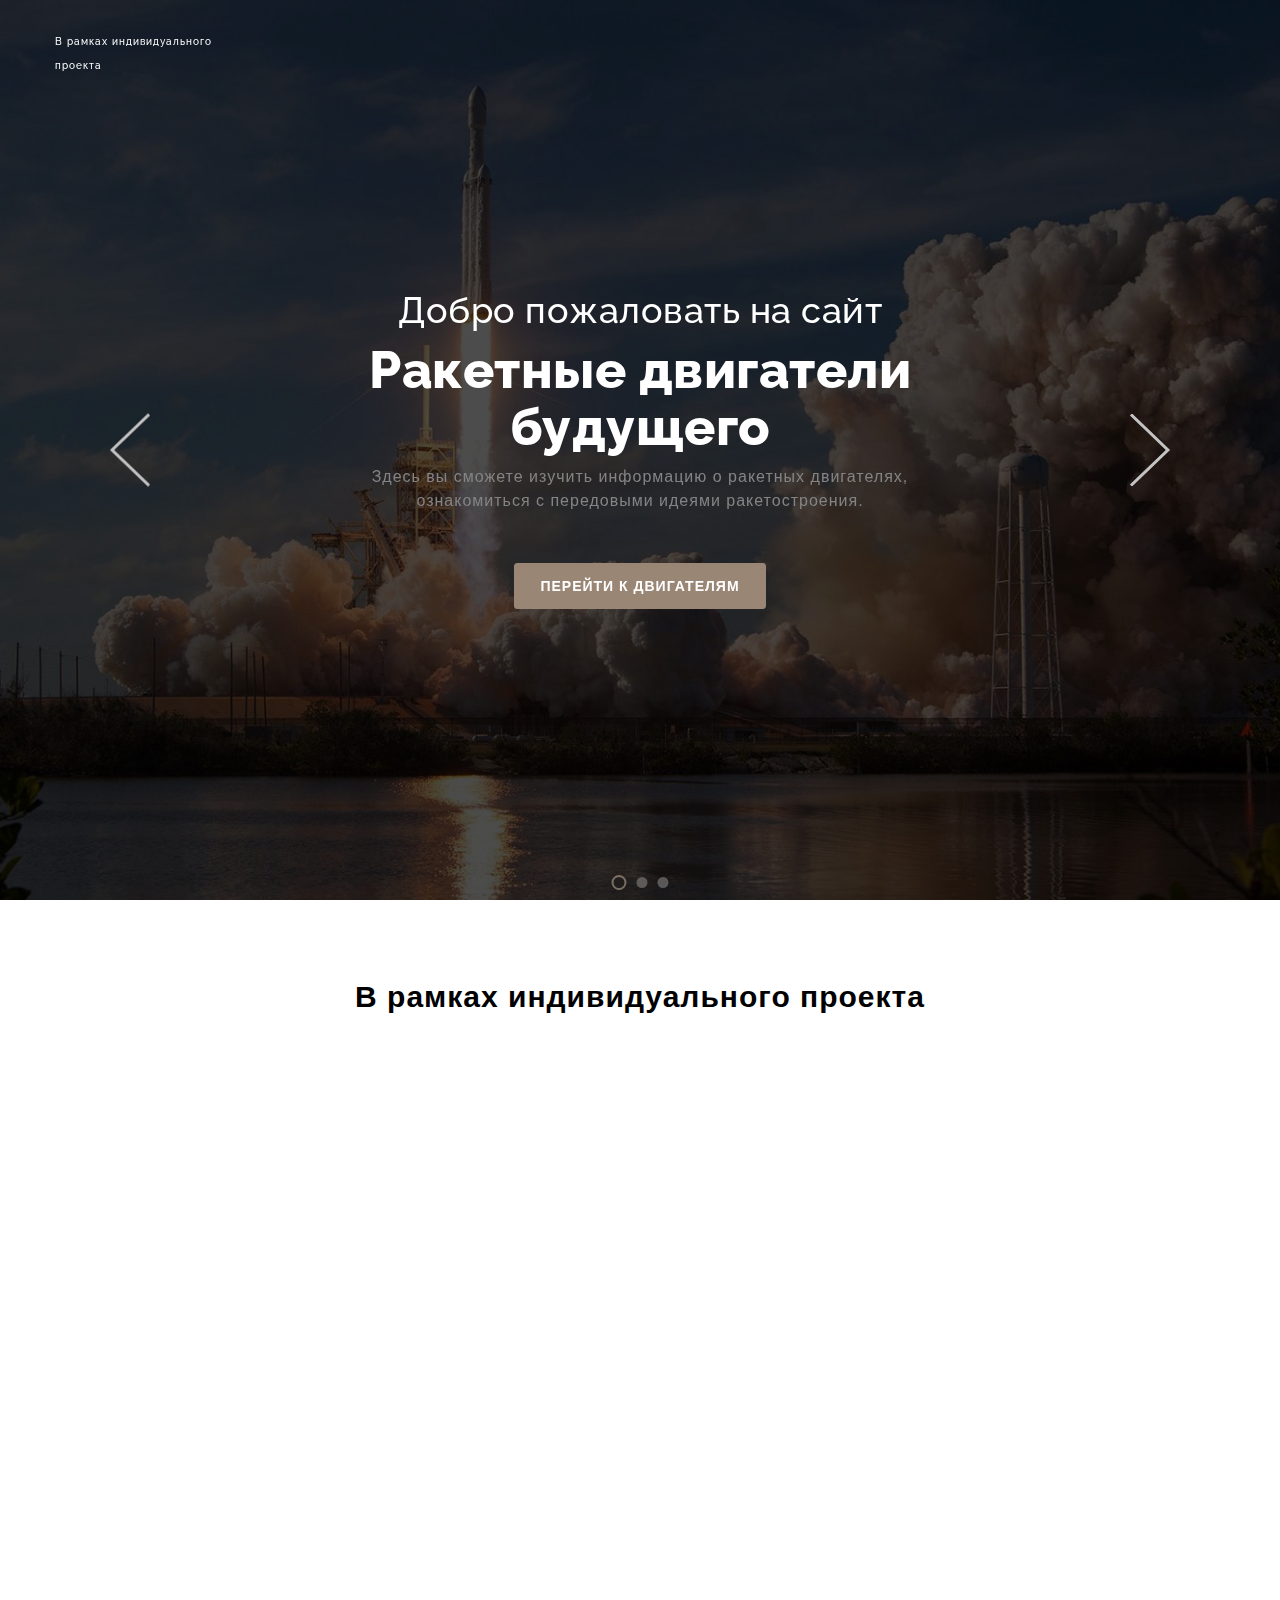
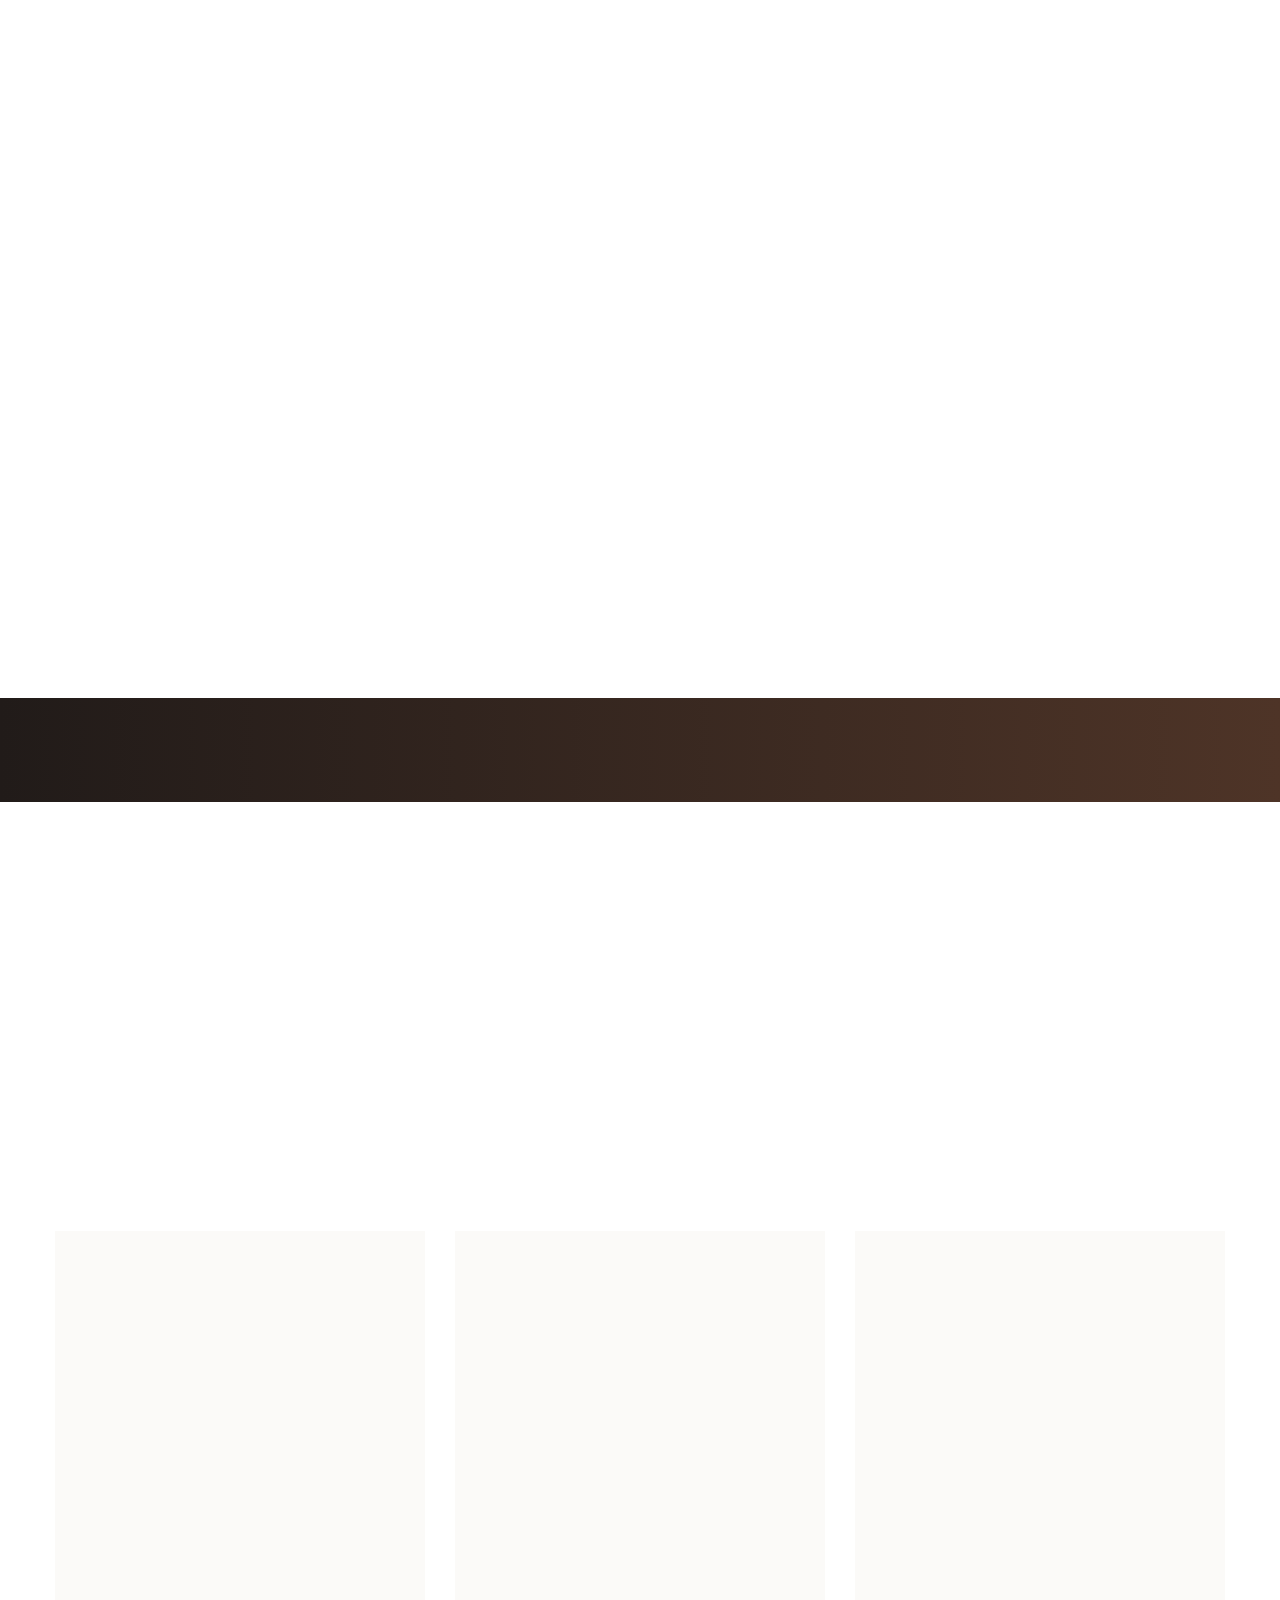
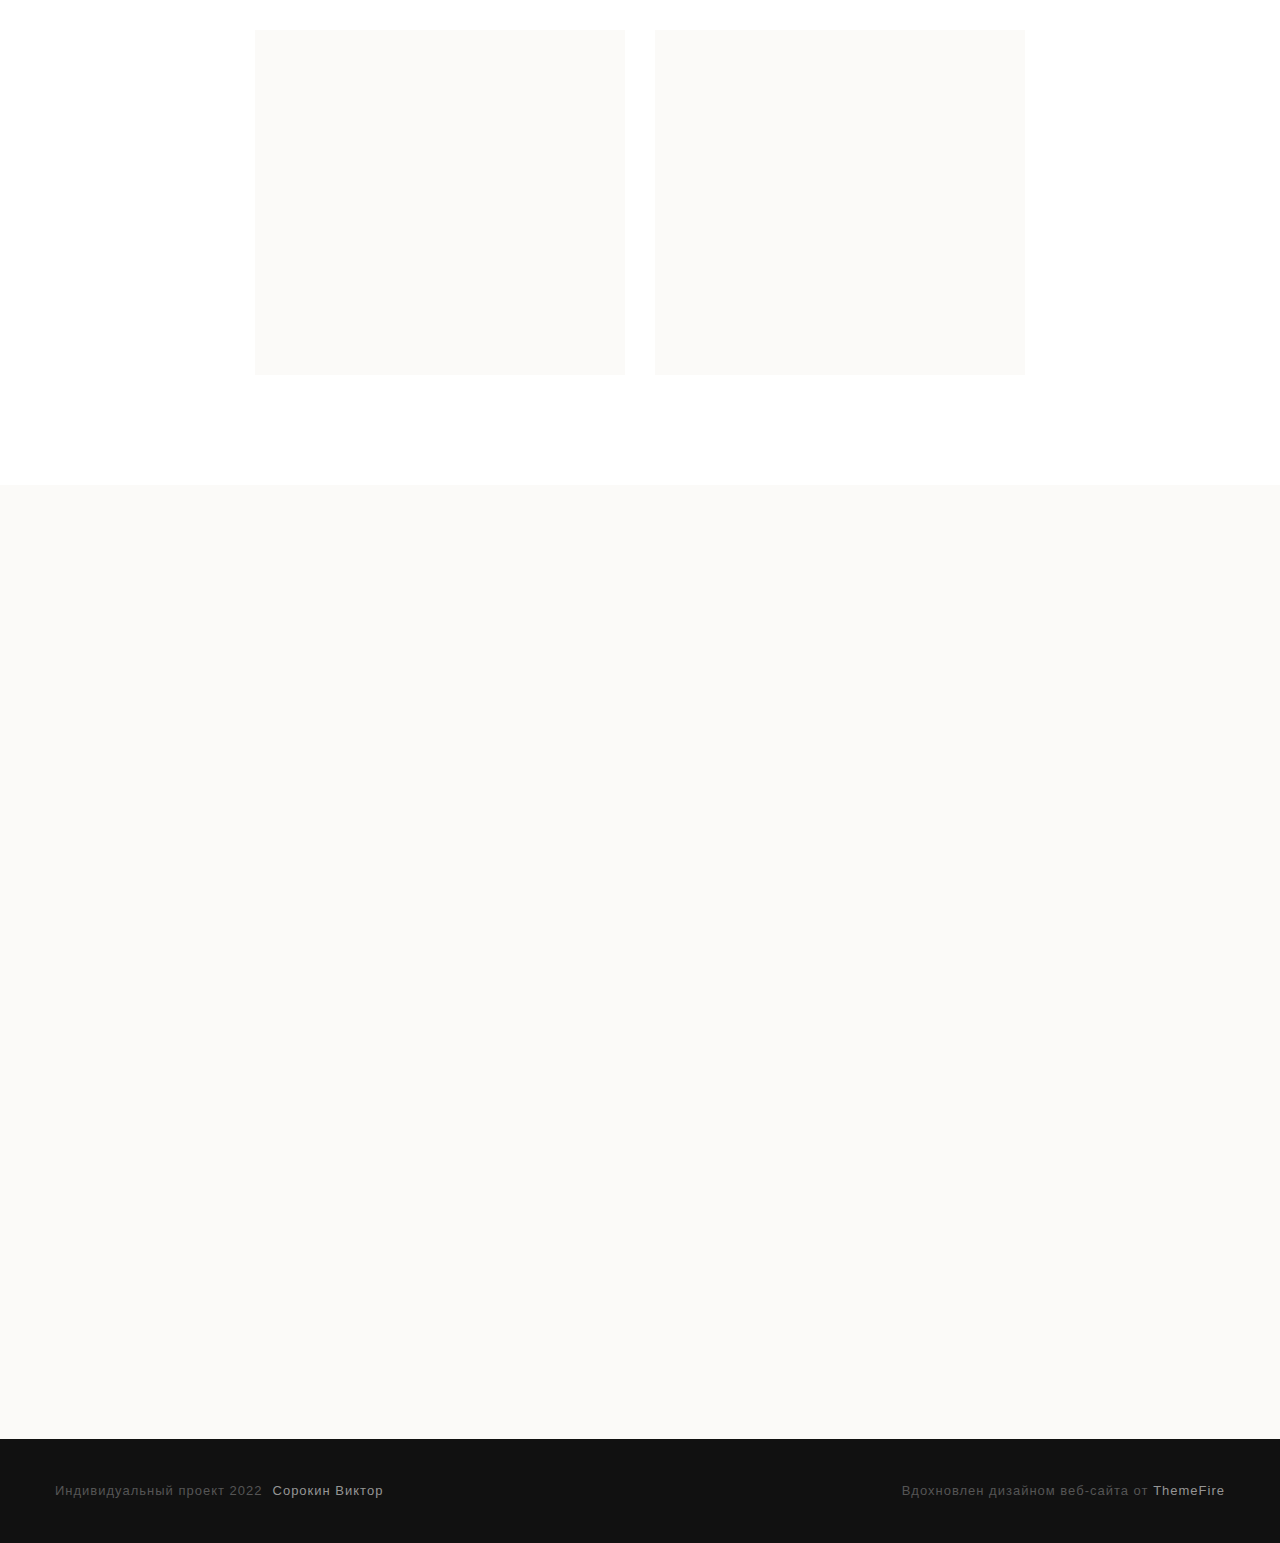
<file: index.html>
<!DOCTYPE html>
<html lang="ru">
<head>
	<meta charset="UTF-8">
	<meta name="viewport" content="width=device-width, initial-scale=1.0">
	<link rel="stylesheet" href="css/style.css">
	<link href="https://use.fontawesome.com/releases/v5.0.13/css/all.css
	" rel="stylesheet">
	<title>Ракетные двигатели будущего</title>
</head>
<body>
	<header>
		<div class="container header__container">
			<div class="head">
				<a href="#" class="logo _animate _animate-bottom">
					В рамках индивидуального проекта
				</a>
				</div>
			<div class="offer _animate _animate-left _anim-no-hide">
				
					<h2>Добро пожаловать на сайт</h2>
					<h1>Ракетные двигатели будущего</h1>
					<div class="offer__text">
						Здесь вы сможете изучить информацию о ракетных двигателях, ознакомиться с передовыми идеями ракетостроения.
					</div>
					<a href="#projects" class="btn offer__btn">
						Перейти к двигателям
					</a>
				
			</div>
		</div>
		<div class="slider">
			<div class="slider__item">
				<img src="img/header-bg1.jpg" alt="">
			</div>
			<div class="slider__item">
				<img src="img/header-bg2.jpg" alt="">
			</div>
			<div class="slider__item">
				<img src="img/header-bg3.jpg" alt="">
			</div>
		</div>
	</header>
	<section class="works">
		<div class="container">
			<h3 class='works__title'>В рамках индивидуального проекта</h3>
			<div class="work__list">
				<div class="work__item _animate _anim-no-hide">
				<div href="#" class="work__link _animate _animate-left _anim-no-hide">
					<i class="icon icon-icon-3"></i>
					<h4 class="_animate _animate-left _anim-no-hide">
						Был выполнен
					</h4>
					<div class="work__text _animate _animate-left _anim-no-hide">
						Сбор информации по теме. Использовались как сеть Интернет, так и бумажные носители.
					</div>
				</div>
			</div>
				<div class="work__item _animate _anim-no-hide">
				<div href="#" class="work__link _animate _animate-left _anim-no-hide">
					<i class="icon icon-icon-2"></i>
					<h4 class="_animate _animate-left _anim-no-hide">
						Была проведена
					</h4>
					<div class="work__text _animate _animate-left _anim-no-hide">
						Классификация ракетных двигателей. Каждый тип рассматривался отдельно, выделялись его положительные и отрицательные качества.
					</div>
				</div>
				</div>
				<div class="work__item _animate _anim-no-hide">
				<div href="#" class="work__link _animate _animate-left _anim-no-hide">
					<i class="icon icon-icon-4"></i>
					<h4 class="_animate _animate-left _anim-no-hide">
						Был подготовлен
					</h4>
					<div class="work__text _animate _animate-left _anim-no-hide">
						Проект по теме "Ракетные двигатели будущего".
					</div>
				</div>
				</div>
				<div class="work__item">
				<div href="#" class="work__link _animate _animate-left _anim-no-hide">
					<i class="icon icon-icon-1"></i>
					<h4 class="_animate _animate-left _anim-no-hide">
						Был создан
					</h4>
					<div class="work__text _animate _animate-left _anim-no-hide">
						Данный интернет ресурс. Теперь любой желающий может ознакомиться с передовыми идеями ракетостроения.
					</div>
				</в>
				</div>
			</div>
		</div>
	</section>
	<section class="ideas">
		<div class="container">
			<h3 class="ideas__title _animate _animate-left _anim-no-hide">
				Классификация Ракетных двигателей.
			</h3>
			<p class="ideas__text _animate _animate-left">
				Данная таблица дает возможность увидеть общую информацию о ракетных двигателях. Сравнить каждый тип друг с другом.
			</p>
			<div class="ideas__img _animate _anim-no-hide">
				<img src="img/table.png" alt="" class="ideas-img">
			</div>
		</div>
		<div class="thanks">
			<p class="_animate _animate-right"><span>Таблица</span> "Классификация ракетных двигателей"</p>
		</div>
	</section>
	<section class="projects" id='projects'>
		<div class="container">
			<h3 class="projects__title _animate _animate-left _anim-no-hide">Более подробное рассмотрение.</h3>
			<p class="projects__text _animate _animate-left">
				Здесь каждый имеет возможность подробнее изучить каждый двигатель, выбрав интересующую его особенность.
			</p>
			<div class="projects__tabs">
				<div class="projects__tab-btns _animate _animate-right _anim-no-hide">
					<input type="radio" checked="checked" id="_all" name="projects__tab"><label for="_all">Все</label>
					<input type="radio" id="_isExist" name="projects__tab"><label for="_isExist">Уже существуют</label>
					<input type="radio" id="_isNoExist" name="projects__tab"><label for="_isNoExist">Еще нет</label>
					<input type="radio" id="_hiThrust" name="projects__tab"><label for="_hiThrust">Высокий уровень тяги</label>
					<input type="radio" id="_lowTrust" name="projects__tab"><label for="_lowTrust">Низкий</label>
					<input type="radio" id="_lowSpeed" name="projects__tab"><label for="_lowSpeed">Малая макс. скорость</label>
					<input type="radio" id="_hiSpeed" name="projects__tab"><label for="_hiSpeed">Большая макс. скорость</label>
					<input type="radio" id="_fuelOnBord" name="projects__tab"><label for="_fuelOnBord">Топливо на корабле</label>
					<input type="radio" id="_noFuelOnBord" name="projects__tab"><label for="_noFuelOnBord">Вне корабля</label>
					<input type="radio" id="_forStart" name="projects__tab"><label for="_forStart">Подойдет для старта ракеты</label>
					<input type="radio" id="_forAirless" name="projects__tab"><label for="_forAirless">Для полета в безвоздушном пространстве</label>
					<input type="radio" id="_forAllStadies" name="projects__tab"><label for="_forAllStadies">Для любой стадии</label>

				</div>
				<div class="projects__content" id="projects__content">
					<div class="project _all _isExist _hiThrust _lowSpeed _fuelOnBord _forStart">
						<div class="project__img-wrapper">
							<img src="img/trd.png" alt="" class="project__img">
							<div class="project__overlay"><div class="overlay_btns"><a href="trd.html" class=""><i class="icon-lupa"></i><span>Узнать подробнее<span></a></div></div>
						</div>
						<div class="project__content">
							<div class="project__title">Твердотопливный ракетный двигатель</div>
							<div class="project__theme">Простой, дешевый, надежный</div>
						</div>
					</div>
					<div class="project _all _isExist _hiThrust _lowSpeed _fuelOnBord _forAllStadies">
						<div class="project__img-wrapper">
							<img src="img/zrd.jpg" alt="" class="project__img">
							<div class="project__overlay"><div class="overlay_btns"><a href="zrd.html" class=""><i class="icon-lupa"></i><span>Узнать подробнее<span></a></div></div>
						</div>
						<div class="project__content">
							<div class="project__title">Жидкостный ракетный двигатель</div>
							<div class="project__theme">Для всех задач</div>
						</div>
					</div>
					<div class="project _all _isExist _lowTrust _hiSpeed _fuelOnBord _forAirless">
						<div class="project__img-wrapper">
							<img src="img/ion.webp" alt="" class="project__img">
							<div class="project__overlay"><div class="overlay_btns"><a href="ion.html" class=""><i class="icon-lupa"></i><span>Узнать подробнее<span></a></div></div>
						</div>
						<div class="project__content">
							<div class="project__title">Ионный ракетный двигатель</div>
							<div class="project__theme">Работает </div>
						</div>
					</div>
					<div class="project _all _isNoExist _lowTrust _hiSpeed _noFuelOnBord _forAirless">
						<div class="project__img-wrapper">
							<img src="img/sun.jpeg" alt="" class="project__img">
							<div class="project__overlay"><div class="overlay_btns"><a href="sun.html" class=""><i class="icon-lupa"></i><span>Узнать подробнее<span></a></div></div>
						</div>
						<div class="project__content">
							<div class="project__title">Солнечный парус</div>
							<div class="project__theme">Не требует топлива</div>
						</div>
					</div>
					<div class="project _all _isNoExist _hiThrust _hiSpeed _fuelOnBord _forAirless">
						<div class="project__img-wrapper">
							<img src="img/varp.jpg" alt="" class="project__img">
							<div class="project__overlay"><div class="overlay_btns"><a href="warp.html" class=""><i class="icon-lupa"></i><span>Узнать подробнее<span></a></div></div>
						</div>
						<div class="project__content">
							<div class="project__title">Варп двигатель</div>
							<div class="project__theme">Когда-нибудь точно появится</div>
						</div>
					</div>
				</div>

			</div>
		</div>
	</section>
	<section class="mobile">
		<div class="container">
			<div class="mobile__img _animate _animate-left">
				<img src="img/mobile.png" alt="" class="mobile-img">
			</div>
			<div class="mobile__content">
				<h3 class="_animate _animate-right _anim-no-hide">Также работает и на мобильных девайсах.</h3>
				<p class="_animate _animate-right">Сайт адаптирован под использование как на компьютере, так и на смартфоне.</p>
	</section>
		<footer class="rows">
			<div class="container">
				<ul class="footer__links">
					<li>Индивидуальный проект 2022<span class="copyright__link">Сорокин Виктор</span></li>
				</ul>
				<ul class="autors">
					<li>Вдохновлен дизайном веб-сайта от <a href="#">ThemeFire</a></li>
				</ul>
			</div>
		</div>
	</footer>
	<script src="https://code.jquery.com/jquery-1.11.3.min.js"></script>
	<script src="js/slick.min.js"></script>
	<script src="js/main.js"></script>
</body>
</html>
</file>
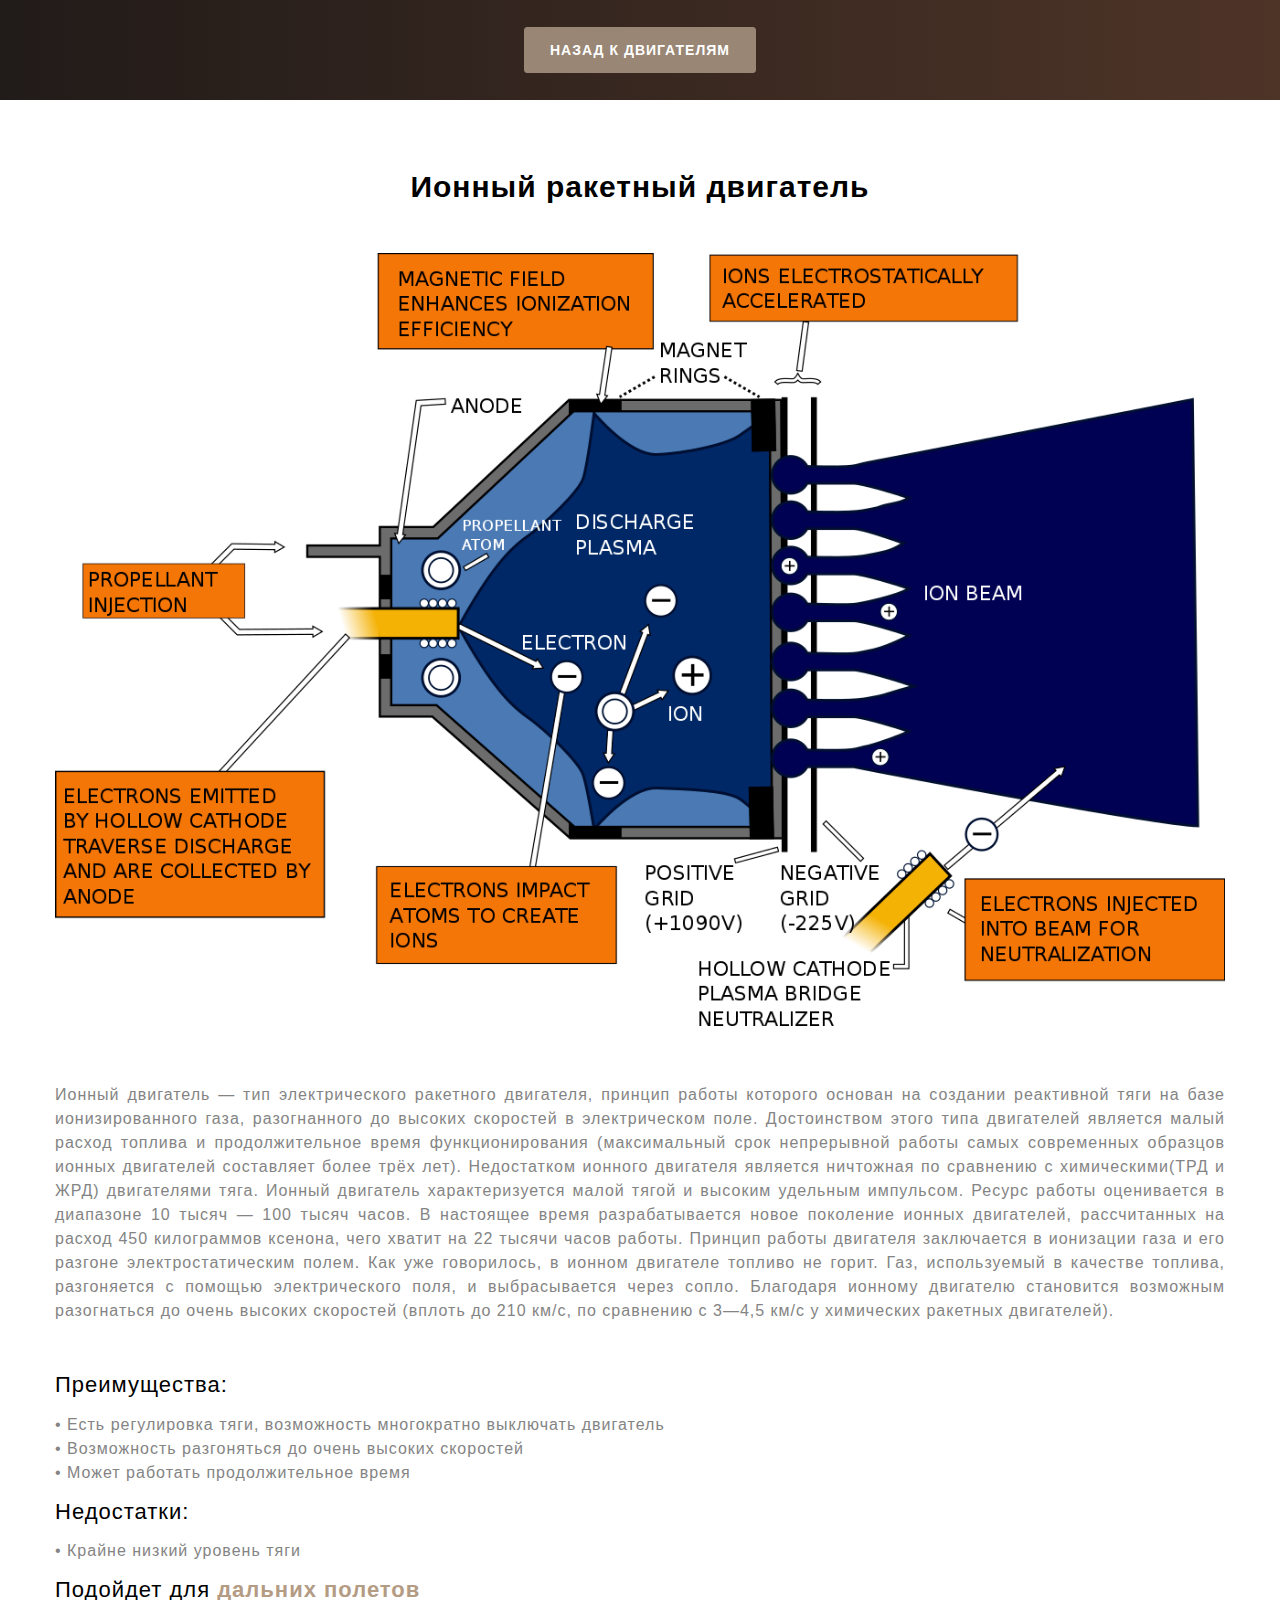
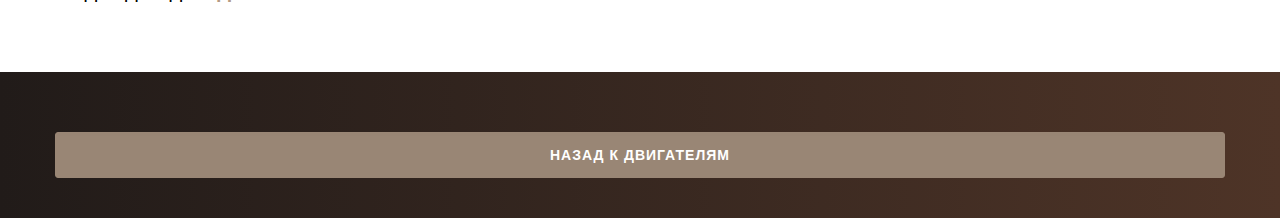
<file: ion.html>
<!DOCTYPE html>
<html lang="ru">
<head>
    <meta charset="UTF-8">
    <meta http-equiv="X-UA-Compatible" content="IE=edge">
    <meta name="viewport" content="width=device-width, initial-scale=1.0">
    <link rel="stylesheet" href="css/style.css">
    <title>Ионный ракетный двигатель</title>
</head>
<body class='engine'>
    <div class="engine__link-container"><a href='index.html#projects' class='btn engine__link'>НАЗАД К ДВИГАТЕЛЯМ</a></div>
    <div class="container">
        <h3 class="engine__title">Ионный ракетный двигатель</h3>
        <div class='engine__img-container'><img src="img/ion.png" alt="" class='engine__img'></div>
        <p class="engine__text">
            Ионный двигатель — тип электрического ракетного двигателя, принцип работы которого основан на создании реактивной тяги на базе ионизированного газа, разогнанного до высоких скоростей в электрическом поле. Достоинством этого типа двигателей является малый расход топлива и продолжительное время функционирования (максимальный срок непрерывной работы самых современных образцов ионных двигателей составляет более трёх лет). Недостатком ионного двигателя является ничтожная по сравнению с химическими(ТРД и ЖРД) двигателями тяга.
Ионный двигатель характеризуется малой тягой и высоким удельным импульсом. Ресурс работы оценивается в диапазоне 10 тысяч — 100 тысяч часов. В настоящее время разрабатывается новое поколение ионных двигателей, рассчитанных на расход 450 килограммов ксенона, чего хватит на 22 тысячи часов работы. 
Принцип работы двигателя заключается в ионизации газа и его разгоне электростатическим полем. Как уже говорилось, в ионном двигателе топливо не горит. Газ, используемый в качестве топлива, разгоняется с помощью электрического поля, и выбрасывается через сопло.
Благодаря ионному двигателю становится возможным разогнаться до очень высоких скоростей (вплоть до 210 км/с, по сравнению с 3—4,5 км/с у химических ракетных двигателей).


        </p>
        <h4 class="engine-pros-and-cons__title">Преимущества:</h4>
        <ul class='engine-pros-and-cons engine__pros'>
            <li class='engine__pro'>•	Есть регулировка тяги, возможность многократно выключать двигатель</li>
            <li class='engine__pro'>•	Возможность разгоняться до очень высоких скоростей</li>
            <li class='engine__pro'>•	Может работать продолжительное время</li>
        </ul>
        <h4 class="engine-pros-and-cons__title">Недостатки:</h4>
        <ul class="engine-pros-and-cons engine__cons">
            <li class='engine__con'>•	Крайне низкий уровень тяги</li>
        </ul>
        <h4 class="engine-pros-and-cons__title">Подойдет для <span>дальних полетов</span></h4>
    </div>
    <div class="engine__link-container engine__link-container_bottom"><div class="container"><a href='index.html#projects' class='btn engine__link engine__link_block'>НАЗАД К ДВИГАТЕЛЯМ</a></div></div>   
</body>

</html>
</file>
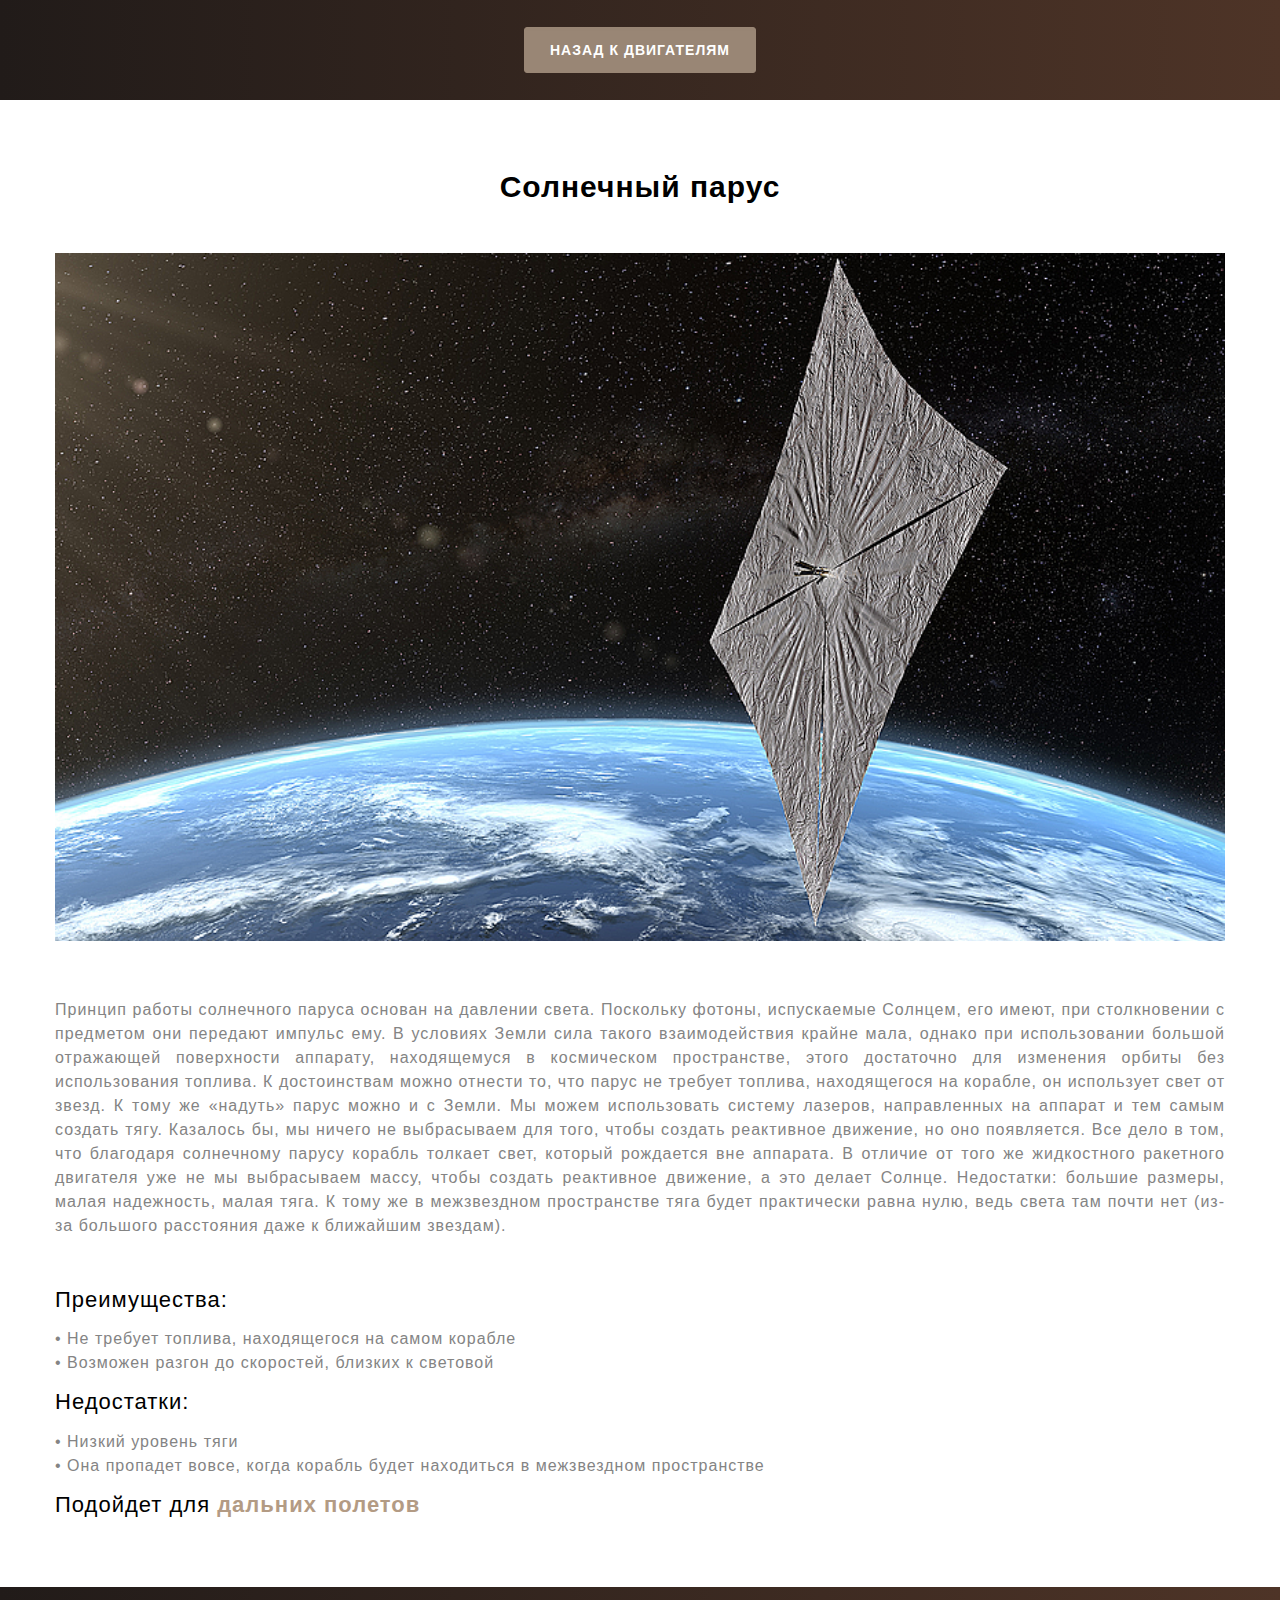
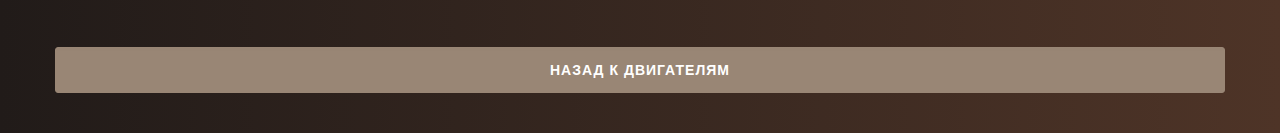
<file: sun.html>
<!DOCTYPE html>
<html lang="ru">
<head>
    <meta charset="UTF-8">
    <meta http-equiv="X-UA-Compatible" content="IE=edge">
    <meta name="viewport" content="width=device-width, initial-scale=1.0">
    <link rel="stylesheet" href="css/style.css">
    <title>Солнечный парус</title>
</head>
<body class='engine'>
    <div class="engine__link-container"><a href='index.html#projects' class='btn engine__link'>НАЗАД К ДВИГАТЕЛЯМ</a></div>
    <div class="container">
        
        <h3 class="engine__title">Солнечный парус</h3>
        <div class='engine__img-container'><img src="img/sun.png" alt="" class='engine__img'></div>
        <p class="engine__text">
            Принцип работы солнечного паруса основан на давлении света. Поскольку фотоны, испускаемые Солнцем, его имеют, при столкновении с предметом они передают импульс ему. В условиях Земли сила такого взаимодействия крайне мала, однако при использовании большой отражающей поверхности аппарату, находящемуся в космическом пространстве, этого достаточно для изменения орбиты без использования топлива.
            К достоинствам можно отнести то, что парус не требует топлива, находящегося на корабле, он использует свет  от звезд.
            К тому же «надуть» парус можно и с Земли. Мы можем использовать систему лазеров, направленных на аппарат и тем самым создать тягу.
            Казалось бы, мы ничего не выбрасываем для того, чтобы создать реактивное движение, но оно появляется. Все дело в том, что благодаря солнечному парусу корабль толкает свет, который рождается вне аппарата. В отличие от того же жидкостного ракетного двигателя уже не мы выбрасываем массу, чтобы создать реактивное движение, а это делает Солнце.
            Недостатки: большие размеры, малая надежность, малая тяга. К тому же в межзвездном пространстве тяга будет практически равна нулю, ведь света там почти нет (из-за большого расстояния даже к ближайшим звездам).
            
        </p>
        <h4 class="engine-pros-and-cons__title">Преимущества:</h4>
        <ul class='engine-pros-and-cons engine__pros'>
            <li class='engine__pro'>•	Не требует топлива, находящегося на самом корабле</li>
            <li class='engine__pro'>•	Возможен разгон до скоростей, близких к световой</li>
        </ul>
        <h4 class="engine-pros-and-cons__title">Недостатки:</h4>
        <ul class="engine-pros-and-cons engine__cons">
            <li class='engine__con'>•	Низкий уровень тяги</li>
            <li class='engine__con'>•	Она пропадет вовсе, когда корабль будет находиться в межзвездном пространстве</li>
        </ul>
        <h4 class="engine-pros-and-cons__title">Подойдет для <span>дальних полетов</span></h4>
    </div>
    <div class="engine__link-container engine__link-container_bottom"><div class="container"><a href='index.html#projects' class='btn engine__link engine__link_block'>НАЗАД К ДВИГАТЕЛЯМ</a></div></div>   
</body>
</html>
</file>
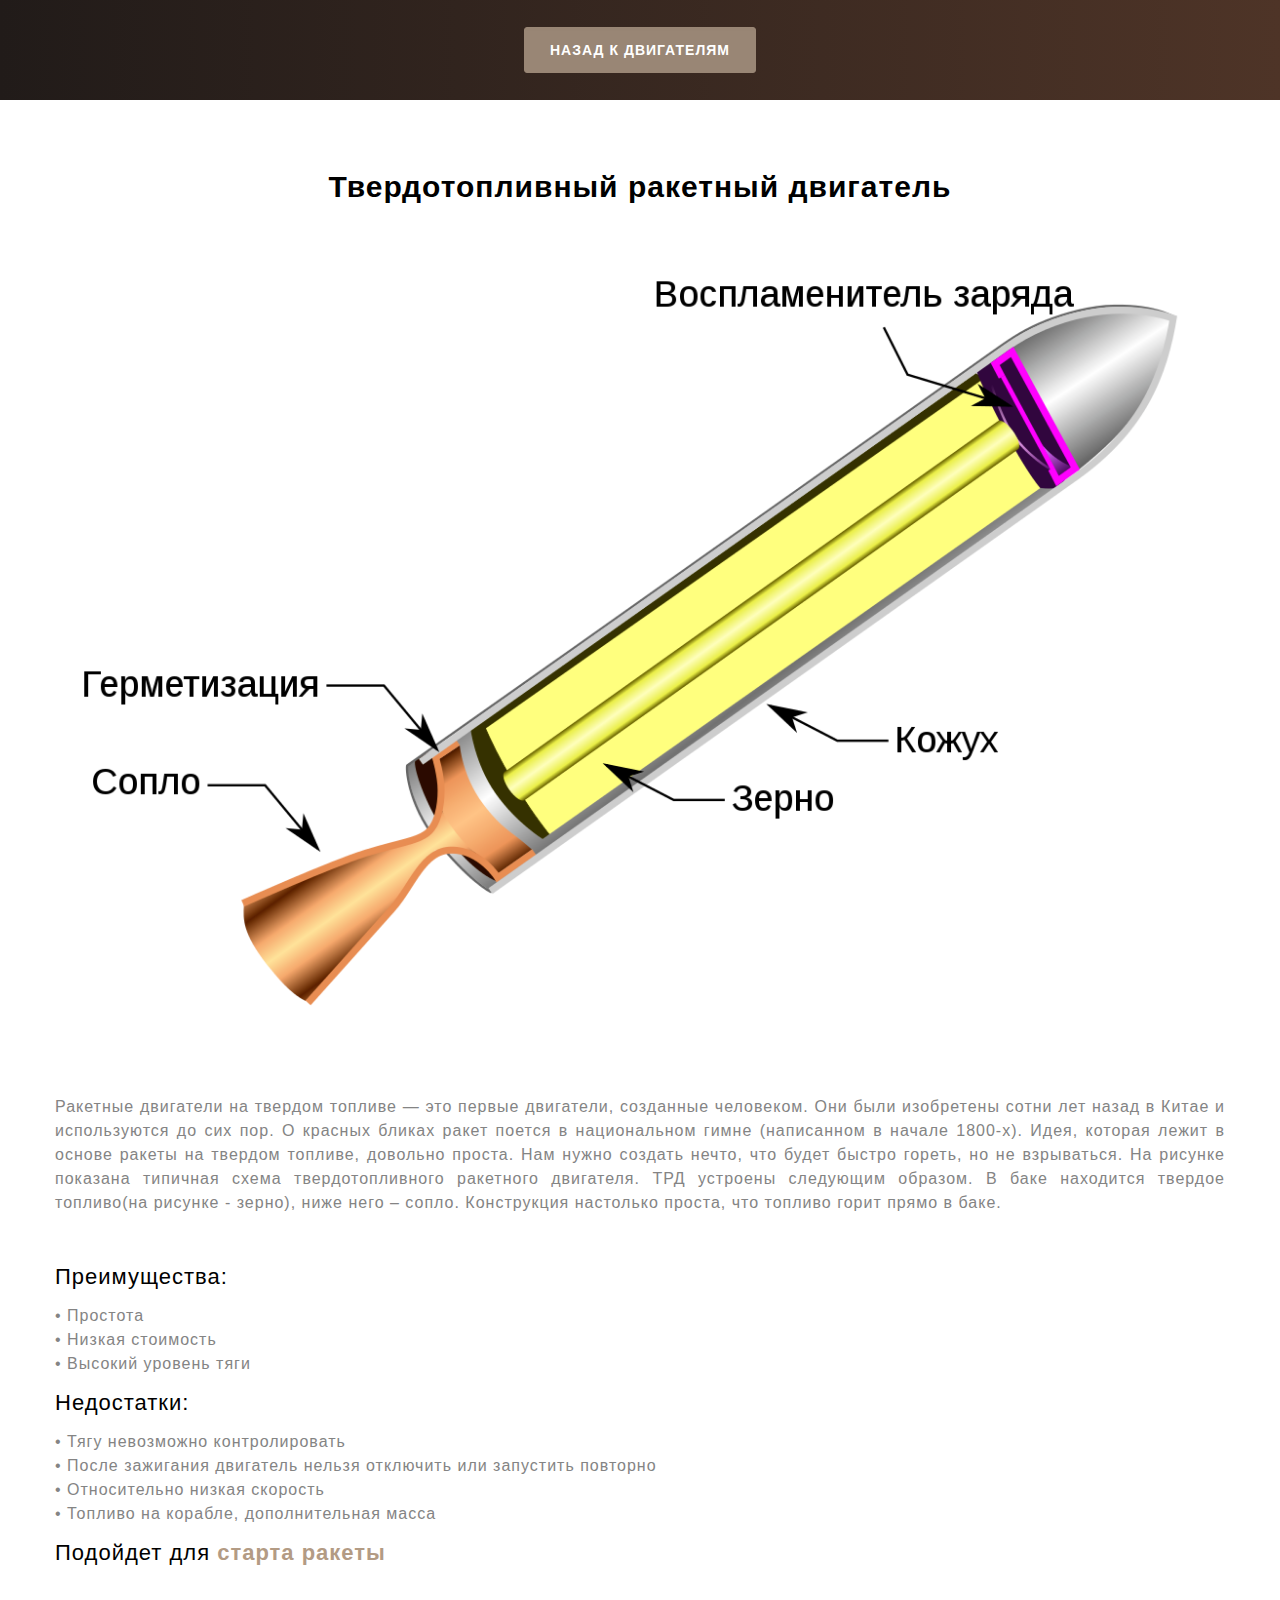
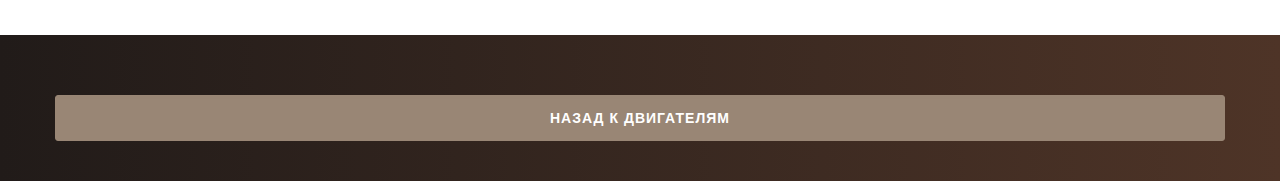
<file: trd.html>
<!DOCTYPE html>
<html lang="ru">
<head>
    <meta charset="UTF-8">
    <meta http-equiv="X-UA-Compatible" content="IE=edge">
    <meta name="viewport" content="width=device-width, initial-scale=1.0">
    <link rel="stylesheet" href="css/style.css">
    <title>Твердотопливный ракетный двигатель</title>
</head>
<body class='engine'>
    <div class="engine__link-container"><a href='index.html#projects' class='btn engine__link'>НАЗАД К ДВИГАТЕЛЯМ</a></div>
    <div class="container">
        <h3 class="engine__title">Твердотопливный ракетный двигатель</h3>
        <div class='engine__img-container'><img src="img/trd2.png" alt="" class='engine__img'></div>
        <p class="engine__text">
            Ракетные двигатели на твердом топливе — это первые двигатели, созданные человеком. Они были изобретены сотни лет назад в Китае и используются до сих пор. О красных бликах ракет поется в национальном гимне (написанном в начале 1800-х).
Идея, которая лежит в основе ракеты на твердом топливе, довольно проста. Нам нужно создать нечто, что будет быстро гореть, но не взрываться. 
На рисунке показана типичная схема твердотопливного ракетного двигателя.
ТРД устроены следующим образом. В баке находится твердое топливо(на рисунке - зерно), ниже него – сопло. Конструкция настолько проста, что топливо горит прямо в баке.


        </p>
        <h4 class="engine-pros-and-cons__title">Преимущества:</h4>
        <ul class='engine-pros-and-cons engine__pros'>
            <li class='engine__pro'>•	Простота</li>
            <li class='engine__pro'>•	Низкая стоимость</li>
            <li class='engine__pro'>•	Высокий уровень тяги</li>
        </ul>
        <h4 class="engine-pros-and-cons__title">Недостатки:</h4>
        <ul class="engine-pros-and-cons engine__cons">
            <li class='engine__con'>•	Тягу невозможно контролировать</li>
            <li class='engine__con'>•	После зажигания двигатель нельзя отключить или запустить повторно</li>
            <li class='engine__con'>•	Относительно низкая скорость</li>
            <li class='engine__con'>•	Топливо на корабле, дополнительная масса</li>
        </ul>
        <h4 class="engine-pros-and-cons__title">Подойдет для <span>старта ракеты</span></h4>  
    </div>
    <div class="engine__link-container engine__link-container_bottom"><div class="container"><a href='index.html#projects' class='btn engine__link engine__link_block'>НАЗАД К ДВИГАТЕЛЯМ</a></div></div>   
    
</body>
</html>
</file>
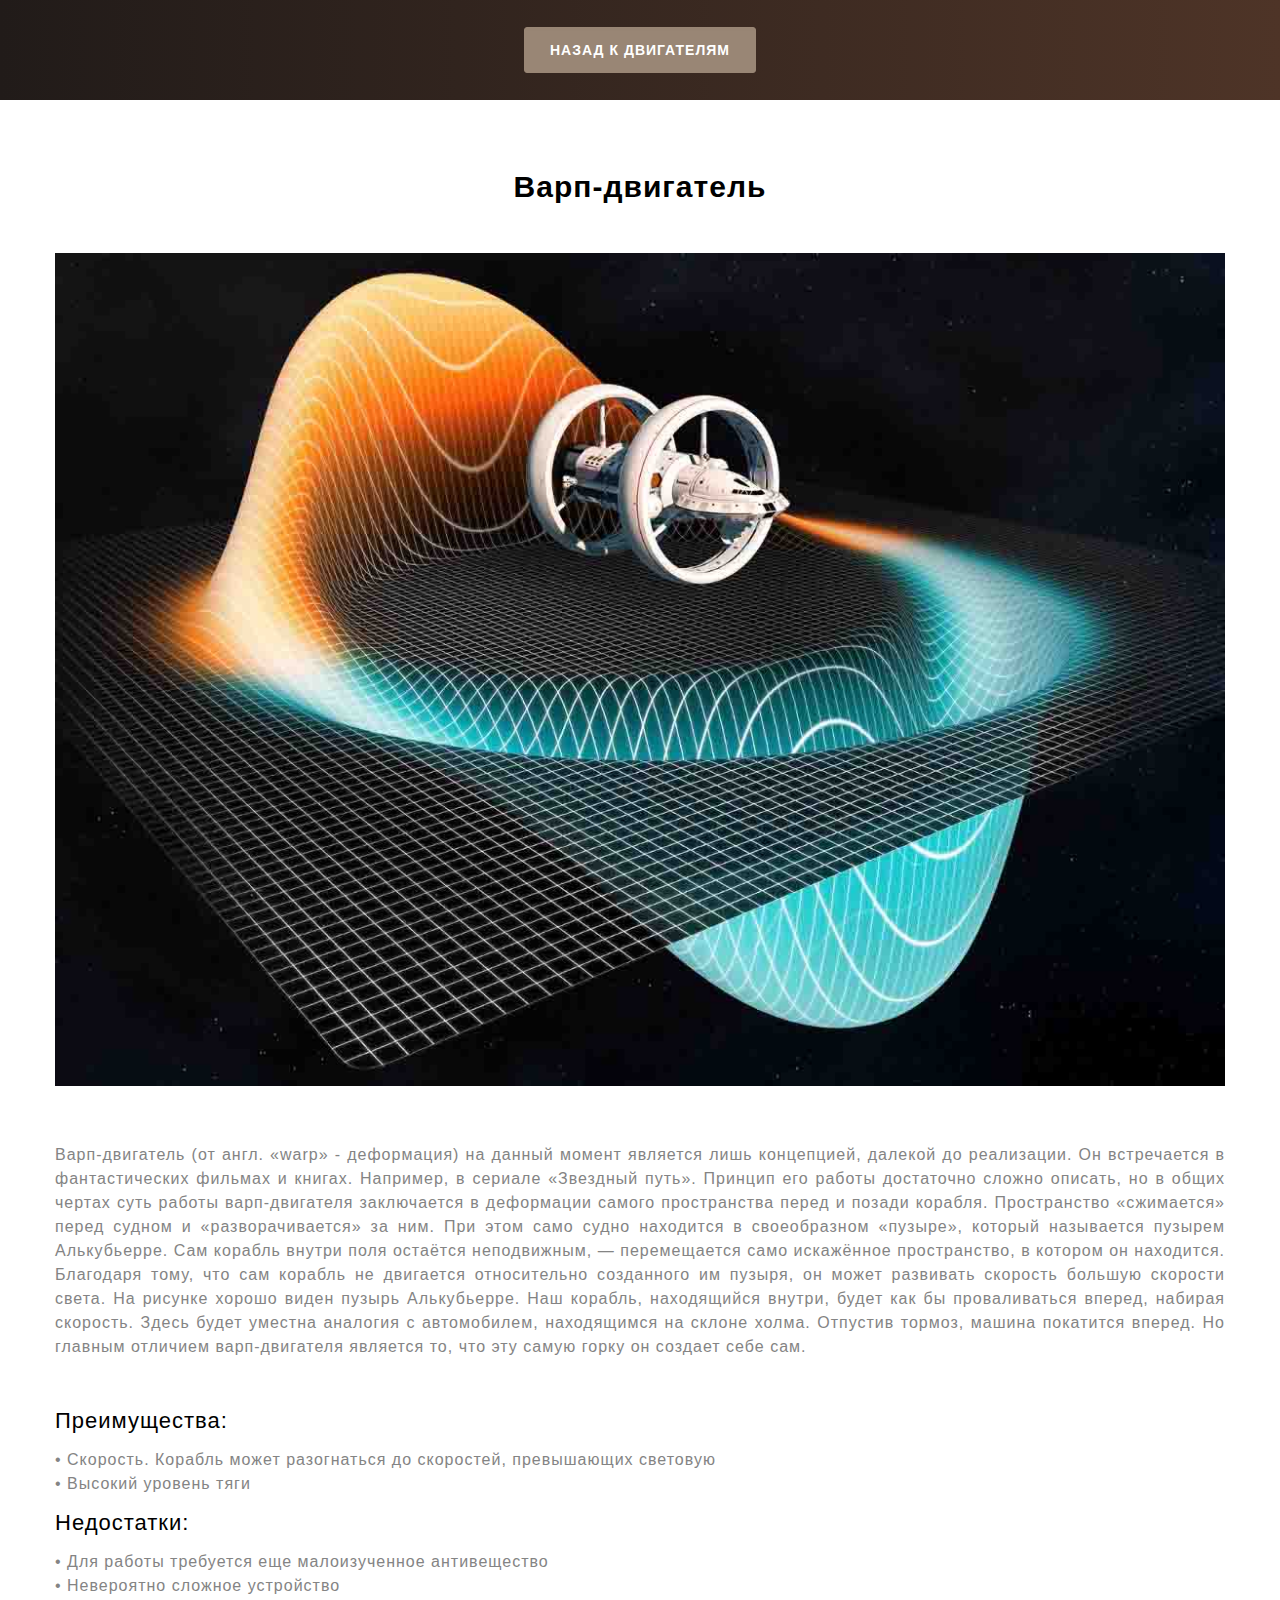
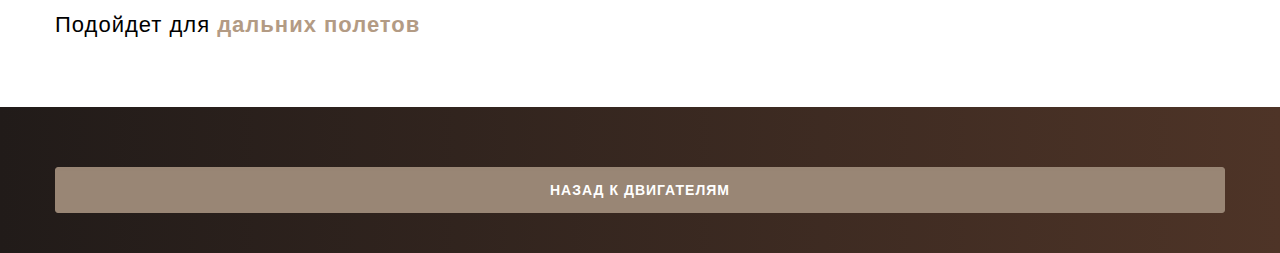
<file: warp.html>
<!DOCTYPE html>
<html lang="ru">
<head>
    <meta charset="UTF-8">
    <meta http-equiv="X-UA-Compatible" content="IE=edge">
    <meta name="viewport" content="width=device-width, initial-scale=1.0">
    <link rel="stylesheet" href="css/style.css">
    <title>Варп-двигатель</title>
</head>
<body class='engine'>
    <div class="engine__link-container"><a href='index.html#projects' class='btn engine__link'>НАЗАД К ДВИГАТЕЛЯМ</a></div>
    <div class="container">
        <h3 class="engine__title">Варп-двигатель</h3>
        <div class='engine__img-container'><img src="img/varp.jpg" alt="" class='engine__img'></div>
        <p class="engine__text">
            Варп-двигатель (от англ. «warp» - деформация) на данный момент является лишь концепцией, далекой до реализации. Он встречается в фантастических фильмах и книгах. Например, в сериале «Звездный путь».
Принцип его работы достаточно сложно описать, но в общих чертах суть работы варп-двигателя заключается в деформации самого пространства перед и позади корабля. Пространство «сжимается» перед судном и «разворачивается» за ним. При этом само судно находится в своеобразном «пузыре», который называется пузырем Алькубьерре. Сам корабль внутри поля остаётся неподвижным, — перемещается само искажённое пространство, в котором он находится.
Благодаря тому, что сам корабль не двигается относительно созданного им пузыря, он может развивать скорость большую скорости света.
На рисунке хорошо виден пузырь Алькубьерре. Наш корабль, находящийся внутри, будет как бы проваливаться вперед, набирая скорость. Здесь будет уместна аналогия с автомобилем, находящимся на склоне холма. Отпустив тормоз, машина покатится вперед. Но главным отличием варп-двигателя является то, что эту самую горку он создает себе сам.


        </p>
        <h4 class="engine-pros-and-cons__title">Преимущества:</h4>
        <ul class='engine-pros-and-cons engine__pros'>
            <li class='engine__pro'>•	Скорость. Корабль может разогнаться до скоростей, превышающих световую</li>
            <li class='engine__pro'>•	Высокий уровень тяги</li>
        </ul>
        <h4 class="engine-pros-and-cons__title">Недостатки:</h4>
        <ul class="engine-pros-and-cons engine__cons">
            <li class='engine__con'>•	Для работы требуется еще малоизученное антивещество</li>
            <li class='engine__con'>•	Невероятно сложное устройство</li>
        </ul>
        <h4 class="engine-pros-and-cons__title">Подойдет для <span>дальних полетов</span></h4>  
    </div>
    <div class="engine__link-container engine__link-container_bottom"><div class="container"><a href='index.html#projects' class='btn engine__link engine__link_block'>НАЗАД К ДВИГАТЕЛЯМ</a></div></div>   
</body>
</html>
</file>
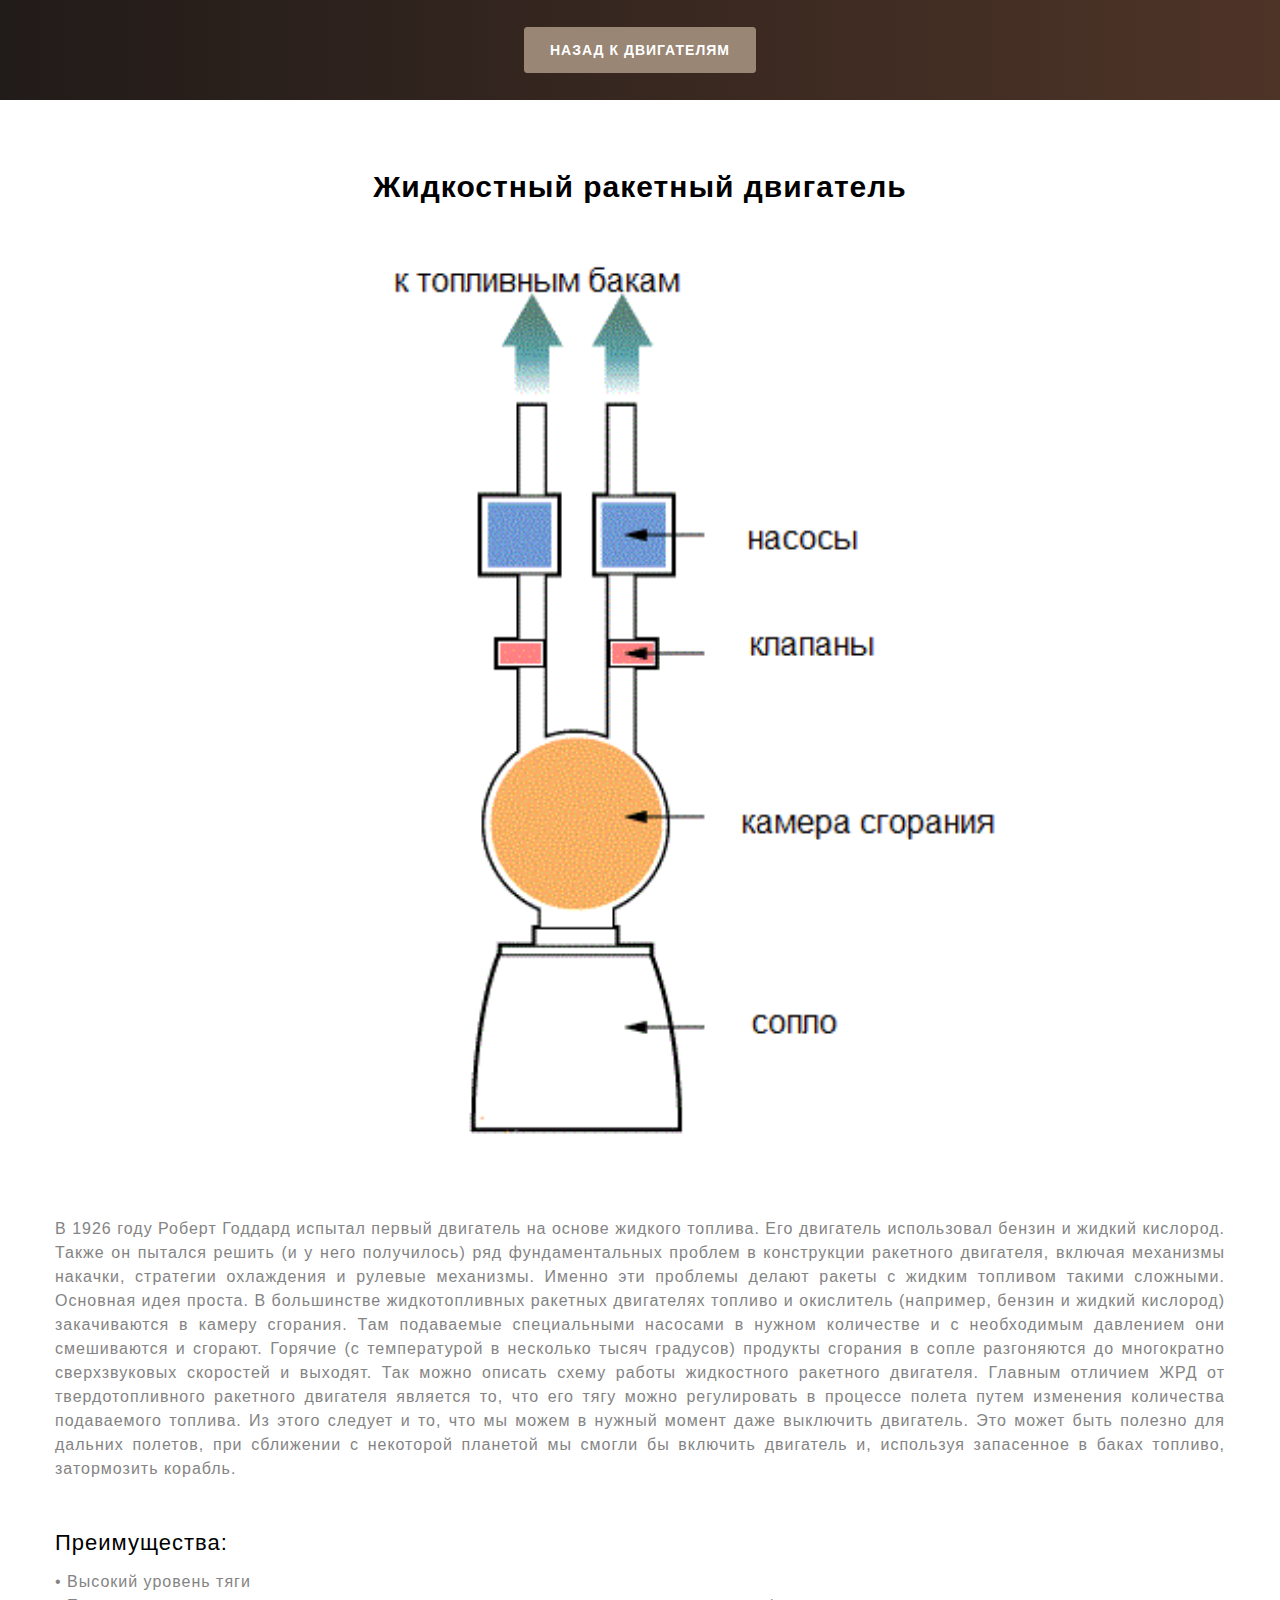
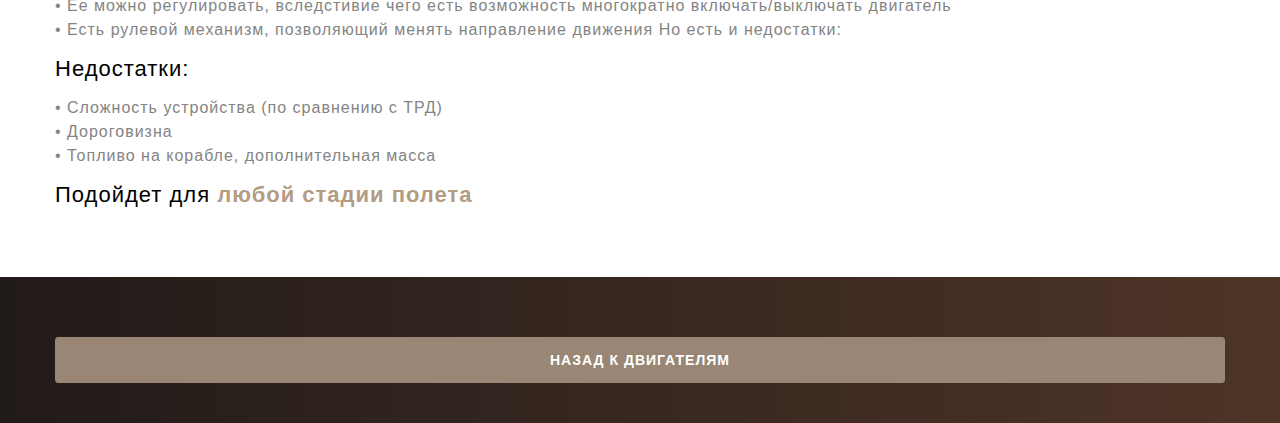
<file: zrd.html>
<!DOCTYPE html>
<html lang="ru">
<head>
    <meta charset="UTF-8">
    <meta http-equiv="X-UA-Compatible" content="IE=edge">
    <meta name="viewport" content="width=device-width, initial-scale=1.0">
    <link rel="stylesheet" href="css/style.css">
    <title>Жидкостный ракетный двигатель</title>
</head>
<body class='engine'>
    <div class="engine__link-container"><a href='index.html#projects' class='btn engine__link'>НАЗАД К ДВИГАТЕЛЯМ</a></div>
    <div class="container">
        <h3 class="engine__title">Жидкостный ракетный двигатель</h3>
        <div class='engine__img-container'><img src="img/zrd.png" alt="" class='engine__img'></div>
        <p class="engine__text">
            В 1926 году Роберт Годдард испытал первый двигатель на основе жидкого топлива. Его двигатель использовал бензин и жидкий кислород. Также он пытался решить (и у него получилось) ряд фундаментальных проблем в конструкции ракетного двигателя, включая механизмы накачки, стратегии охлаждения и рулевые механизмы. Именно эти проблемы делают ракеты с жидким топливом такими сложными.
            Основная идея проста. В большинстве жидкотопливных ракетных двигателях топливо и окислитель (например, бензин и жидкий кислород) закачиваются в камеру сгорания. Там подаваемые специальными насосами в нужном количестве и с необходимым давлением они смешиваются и сгорают. Горячие (с температурой в несколько тысяч градусов) продукты сгорания в сопле разгоняются до многократно сверхзвуковых скоростей и выходят. Так можно описать схему работы жидкостного ракетного двигателя. 
             
            
            Главным отличием ЖРД от твердотопливного ракетного двигателя является то, что его тягу можно регулировать в процессе полета путем изменения количества подаваемого топлива. Из этого следует и то, что мы можем в нужный момент даже выключить двигатель. Это может быть полезно для дальних полетов, при сближении с некоторой планетой мы смогли бы включить двигатель и, используя запасенное в баках топливо, затормозить корабль.
            
        </p>
        <h4 class="engine-pros-and-cons__title">Преимущества:</h4>
        <ul class='engine-pros-and-cons engine__pros'>
            <li class='engine__pro'>•	Высокий уровень тяги</li>
            <li class='engine__pro'>•	Ее можно регулировать, вследстивие чего есть возможность многократно включать/выключать двигатель</li>
            <li class='engine__pro'>•	Есть рулевой механизм, позволяющий менять направление движения
                Но есть и недостатки:</li>
        </ul>
        <h4 class="engine-pros-and-cons__title">Недостатки:</h4>
        <ul class="engine-pros-and-cons engine__cons">
            <li class='engine__con'>•	Сложность устройства (по сравнению с ТРД)</li>
            <li class='engine__con'>•	Дороговизна</li>
            <li class='engine__con'>•	Топливо на корабле, дополнительная масса</li>
        </ul>
        <h4 class="engine-pros-and-cons__title">Подойдет для <span>любой стадии полета</span></h4>
    </div>
    <div class="engine__link-container engine__link-container_bottom"><div class="container"><a href='index.html#projects' class='btn engine__link engine__link_block'>НАЗАД К ДВИГАТЕЛЯМ</a></div></div>   
</body>
</html>
</file>
<file: css/style.css>
/*fonts*/

@import "fonts.css";


/*Specification*/

*{
	box-sizing: border-box;
}

*:focus {
	outline: none !important;
	box-shadow: none !important;
}

html{
	overflow-x: hidden;
	width: 100vw;
}

body{
	font-family: "Monserrat", "Arial", sans-serif;
	padding: 0;
	margin: 0;
	letter-spacing: 1px;
	font-size: 16px;
	color: #848484;
	font-weight: 300;
	line-height: 1.5em;
}

.container{
	margin: 0 auto;
	padding: 0 20px;
	max-width: 1210px;
	width: 100%;
}

ul, li{
	display: block;
	padding: 0;
	margin: 0;
}

h1, h2, h3, h4, h5, h6{
	color: #fff;
	text-align: center;
	margin: 0;
	line-height: 1.1em;
}

h1{
	font-family: "Raleway", sans-serif;
	font-size: 52px;
	color: #fff;
	font-weight: 800;
	/*font-size: calc(65px + (35)*(100vw / 1920))*/

	letter-spacing: .5px;
	margin: 10px 0;
}

h2{
	color: #fff;
	font-family: "Raleway", sans-serif;
	font-weight: 500;
	font-size: 36px;

	letter-spacing: .5px;
}

h3{
	font-size: 30px;
	color: #000;
	font-weight: 600;
}

h4{
	font-size: 22px;
	font-weight: 500;
	color: #c4c4c4;
}

a, a:hover, a:active{
	text-decoration: none;
	color: inherit;
}

p{
	margin: 0;
	padding: 0;
}

img{
	width: 100%;
	height: 100%;
}

.btn{
  	border-radius: 3px;
  	background-color: #998675;
  	box-shadow: inset 0px 3px 0px 0px rgba(115, 99, 87, 0.004);
  	text-align: center;
  	padding: 10px 25px;
  	color: #fff;
  	text-transform: uppercase;
	font-weight: 800;
	font-size: 14px;
	letter-spacing: 1px;
	border: 1px solid #998675;
	transition-duration: .2s;
}

.btn:hover {
	background-color: transparent;
}


/*Header*/
	
header{
/*	background-color: #292423;*/
	width: 100vw;
	height: 100vh;
	min-width: 0;
	padding-top: 30px;
}

.header__container{
	display: flex;
	flex-direction: column;
	/*justify-content: space-between;*/
	min-height: 100vh;
}
.head {
	display: flex;
	justify-content: space-between;
	align-items: center;
	position: relative;
	z-index: 3;
}

/* скрываем чекбокс */
#menu__toggle {
  opacity: 0;
  position: absolute;
  left: 0;
  top: 0;
  position: fixed;
}

/* стилизуем кнопку */
.menu__btn {
	opacity: 0;
  	display: flex; /* используем flex для центрирования содержимого */
  	align-items: center;  /* центрируем содержимое кнопки */
  	position: fixed;
 /* 	top: 45px;
*/  	left: 20px;
  	width: 26px;
  	height: 26px;
  	cursor: pointer;
  	z-index: 4;
}

/* добавляем "гамбургер" */
.menu__btn > span,
.menu__btn > span::before,
.menu__btn > span::after {
  	display: block;
  	position: absolute;
  	width: 100%;
  	height: 2px;
  	background-color: #fff;
 	transition: all 0.2s ease;
}

.menu__btn > span::before {
  content: '';
  top: -8px;
}

.menu__btn > span::after {
  content: '';
  top: 8px;
}

.logo {
	flex: 0 0 200px;
	font-family: "Raleway", sans-serif;
	font-size: 34px;
	font-weight: 400;
	color: #fff;
	display: flex;
	justify-content: center;
	align-items: center;
	color: #fff;
	font-size: 10px;
}

.logo:hover{
	color: #fff;
}

.logo__img{
	width: 0;
	height: 0;
}

nav{
	display: flex;
	justify-content: space-between;
	align-items: center;
	flex: 0 1 766px;
	padding-left: 10px;
}

.nav__list {
	display: flex;
	justify-content: space-between;
	align-items: center;
	flex: 0 1 650px;
}

.nav__item {
	color: #fff;
	font-size: 14px;
	letter-spacing: 1px;
	position: relative;
}

.nav__link {
	padding: 5px;
	color: #fff;
}

.nav__link_icon {
	font-size: 24px;
	transition-duration: .2s;
}

.nav__link_icon:hover {
	color: #998675;
}

.cart span {
	font-size: 0;
}
.nav__item:after {
	content: "";
	position: absolute;
	width: 120%;
	height: 1px;
	background-color: #fff;
	bottom: 0;
	left: -10%;
	opacity: 0;
	transition-duration: .2s;
}

.nav__item:hover:after {
	opacity: 1;
	bottom: -5px;
}
.nav__icons {
	/*top: 45px;*/
	display: flex;
	justify-content: space-between;
	align-items: center;
	flex: 0 0 70px;
}

.offer{
	display: flex;
	flex-direction: column;
	align-items: center;
	position: absolute;
	left: 50%;
	top: 50%;
	transform: translate(-50%, -50%);
	z-index: 1;
	max-width: 640px;
	width: 100%;
}

.offer._animate {
	transition-delay: .2s;
}

.offer._animate-left {
	transform: translate(-70%, -50%);
}

.offer._animate-Active {
	transform: translate(-50%, -50%);
	opacity: 1;
}

.offer__text {
	text-align: center;
}
.offer__btn {
	margin-top: 50px;
}

.slider {
	width: 100vw;
	height: 100vh;
	position: absolute;
	top: 0;
	left: 0;
	z-index: 0;
	min-width: 0;
	overflow: hidden;
}
.slider__item {
	height: 100vh;
}
.slider__item img {
	object-fit: cover;
}
.slider__item {
	-o-object-fit: cover;
	   object-fit: cover;
	position: relative;
	
}
.slider__item::after {
	top: 0;
	left: 0;
	position: absolute;
	z-index: 100;
	width: 100%;
	height: 100%;
	background-color: #000;
	opacity: 0.7;
	content: '';
}

/* Слайдер */
.slick-slider{

}
/* Слайдер запущен */
.slick-slider.slick-initialized{

}
/* Слайдер с точками */
.slick-slider.slick-dotted{}
/* Ограничивающая оболочка */
.slick-list {}
/* Лента слайдов */
header .slick-track{
	display: flex;
}
/* Слайд */
.slick-slide{}
/* Слайд активный (показывается) */
.slick-slide.slick-active{}
/* Слайд основной */
.slick-slide.slick-current{}
/* Слайд по центру */
.slick-slide.slick-center{}
/* Клонированный слайд */
.slick-slide.slick-cloned{}
/* Стрелка */



header .slick-arrow{
	font-size: 0;
	position: absolute;
	width: 40px;
	height: 73px;
	border: none;
	background-color: transparent;
	z-index: 2;
	cursor: pointer;
	box-sizing: content-box;
	padding: 20px;
	background-repeat: no-repeat;
	background-position: center;
	background-image: url(../img/header-right.svg);
	transition-duration: .2s;
	filter: grayscale(100%);
}

/* Стрелка влево */
header .slick-arrow.slick-prev{
	top: 50%;
	transform: translateY(-50%) scale(-1, 1);
	left: 7%;
}
/* Стрелка вправо */
header .slick-arrow.slick-next{
	top: 50%;
	transform: translateY(-50%);
	right: 7%;
}



/* Стрелка не активная */
.slick-arrow.slick-disabled{}
/* Точки (булиты) */
header .slick-dots{
	display: flex;
	align-items: center;
	position: absolute;
	left: 50%;
	transform: translateX(-50%);
	bottom: 10px;
}
header .slick-dots li{
	background-color: transparent;
	border-radius: 50%;
	opacity: 0.502;
	width: 11px;
 	height: 11px;
 	margin: 0 5px;
 	font-size: 0;
 	background-color: #999897;
 	box-sizing: content-box;
}
/* Активная точка */
header .slick-dots li.slick-active{
	background-color: transparent;
	border: 2px solid #d3c1ad;
	font-size: 0;
}
/* Элемент точки */
header .slick-dots li button{
	font-size: 0;
	opacity: 0;
}


/*Works*/

.works {
	width: 100%;
	padding: 80px 0;
}

.works__title {
	margin-bottom: 60px;
}
.work__list {
	display: flex;
	justify-content: center;
	align-items: stretch;
	flex-wrap: wrap;
}

.work__item {
	flex: 0 1 25%;
	padding: 0 10px 30px 10px;
	display: flex;
	justify-content: flex-start;
}

.work__link {
	max-width: 270px;
}

.work__item:nth-child(odd){
	justify-content: flex-end;
}

.work__item:hover .icon, .work__item:hover h4 {
	color: #c7b299;
}

.work__item:hover .work__link::after{
	background-color: #c7b299;
}

.work__link{
	display: flex;
	flex-direction: column;
	justify-content: flex-start;
	align-items: center;
	position: relative;
	height: 100%;
}

.work__link::after {
	width: 70px;
	height: 3px;
	position: absolute;
	bottom: -30px;
	left: 50%;
	transform: translateX(-50%);
	content: " ";
	background-color: #f1eee9;
	transition: all .2s ease;
}

.work__item h4{
	color: #555;
	font-weight: 600;	
	font-family: "Raleway", sans-serif;
	background-color: #fff;
	transition: all .2s ease;
	margin-bottom: 25px;
}

.work__text {
	text-align: center;
	position: relative;
	font-weight: 300;
	font-size: 14px;
	letter-spacing: 1px;
}

.icon{
	font-size: 43px;
	transition: all .2s ease;
	margin-bottom: 35px;
}

.work__item:hover i{
	transform: scale(-1) rotate(180deg);
}


/*=============================================*/
/*Idea*/
.ideas {}
.ideas .container {
	display: flex;
	flex-direction: column;
	align-items: center;
	justify-content: space-between;
}

.ideas__title {
	margin-bottom: 20px;
}

.ideas__text {
	text-align: center;
	margin-bottom: 20px;
	max-width: 800px;
	letter-spacing: 1px;
}
.ideas__img {
	width: 100%;
	display: flex;
	align-items: flex-end;
}

.ideas-img {
	-o-object-fit: cover;
	   object-fit: cover;
}

.thanks {
  	background-image: 
  				linear-gradient( 90deg, rgb(33,27,25) 0%, rgb(78,52,39) 100%);
  	padding: 40px 0;
  	
}

.thanks p {color: #fff;
  	text-align: center;
  	font-size: 25px;
}

.thanks span {
	color: #c7b299;
}


/*=====================================*/
/*Projects*/


.projects {
	margin: 80px 0;
	padding: 0 0 30px;
}
.projects .container {
	display: flex;
	flex-direction: column;
	align-items: center;
	max-width: 1240px;
}
.projects__title {
	margin-bottom: 20px;	
}
.projects__text {
	max-width: 720px;
	text-align: center;
	margin-bottom: 40px;	

}
.projects__tabs {
	align-items: center;
	margin-bottom: 40px;
	width: 100%;
	display: flex;
	flex-direction: column;
	margin-bottom: -30px;
}

.projects__tabs:last-child {
/*	margin-right: 0;*/
}


.projects__tab-btns {
	display: flex;
	flex-wrap: wrap;
	justify-content: center;
	margin-bottom: 40px;
}


.projects__tab-btn:last-child {
	margin-right: 0;
}

.projects__tab-btns input {
	width: 0;
	height: 0;
	position: absolute;
	z-index: -1;
	opacity: 0;
}

.projects__tab-btns label {
	padding: 10px 16px;
	border: 1px solid #ebebeb;
	border-radius: 5px;
	cursor: pointer;
	margin-right: 10px;
	color: #8c8c8c;
	margin-bottom: 10px;
}

.projects__tab-btns input:checked + label {
	background-color: #998675;
	color: #fff;
}

.projects__tab-btns label:last-child {
	margin-right: 0;
}

#projects__content {
	display: flex;
	justify-content: center;
	flex-wrap: wrap;
	width: 100%;
}
.project {
	flex: 0 0 calc(33.3333% - 30px);
	min-width: 270px;
	margin: 0 15px;
	background-color: #fbfaf8;
	margin-bottom: 30px;
	transition: all .2s ease;
}

.project:nth-child(3n) {
/*	margin-right: 0;*/
}


.project:hover {
	background-color: #362f2d;
}
.project:hover .project__title {
	color: #fff;
}

.project:hover .project__subtitle {
	color: #c7b299;
}

.project:hover .project__overlay {
	opacity: 1;
}

.project__img-wrapper {
	position: relative;
	height: 237px;
}
.project__img {
	-o-object-fit: cover;
	   object-fit: cover;


}
.project__overlay {
	width: 100%;
	height: 100%;
	background-color: rgba(0, 0, 0, 0.5);
	opacity: 0;
	position: absolute;
	top: 0;
	left: 0;
	transition: all .2s ease;
	display: flex;
	justify-content: center;
	align-items: center;
}

.overlay_btns {
	color: #fff;
	font-size: 20px;
	transition: all .2s ease;
}

.overlay_btns:hover span {
	color: #c7b299;
}

.overlay_btns i {
	color: #fff;
	padding: 10px;
	/* margin-right: 10px; */
	font-size: 25px;

}

.overlay_btns:hover i {
	color: #c7b299;
}

.overlay_btns a+a i {
	margin: 0;
}
.project__content {
	padding: 30px;
}
.project__title {
	color: #c7b299;
	font-family: "Raleway", "Arial", sans-serif;
	font-size: 20px;
	font-weight: 500;
	transition: all .2s ease;
}
.project__theme {
	font-size: 14px;
	font-weight: 300;
	color: #d1d1d1;
	transition: all .2s ease;
}
.projects__load {
	margin-top: 40px;
	-ms-grid-row-align: center;
	    align-self: center;
	display: inline-block;
}


/*========================================*/
/*Presentation*/

.presentation {
	display: flex;
	justify-content: center;
	align-items: center;
	position: relative;

		width: 100vw;
		height: 60vw;
/*		height: 60vw;*/
/*		max-height: 710px;
		height: 100%;*/
}

.presentation__video {
/*		width: 100%;
		height: 100%;*/
		width: 100vw;
			height: 60vw;
			max-height: 710px;
		position: relative;
		/*aspect-ratio: 16 / 9;*/


}

.presentation__overlay {
	background-image: url(../img/presentation-poster.jpg);
	background-repeat: no-repeat;
	background-size: cover;
	background-color: transparent;
	width: 100%;
	height: 100%;
	display: flex;
	flex-direction: column;
	align-items: center;
	justify-content: center;
	color: #fff;
	position: absolute;
	top: 50%;
	left: 50%;
	transform: translate(-50%, -50%);
	z-index: 1;
}

.overlay__content {
	display: flex;
	flex-direction: column;
	align-items: center;
}

.presentation__overlay i {
	font-size: 70px;
	margin-bottom: 40px;
	position: relative;
	z-index: 2;
	cursor: pointer;
	transition-duration: .1s;
}

.presentation__overlay i:hover {
	color: #c7b299;
}

.presentation__overlay i:after {
	content: " ";
	top: 50%;
	left: 50%;
	transform: translate(-50%, -50%);
	z-index: -1;
	position: absolute;

	width: 100px;
	height: 100px;
	border-radius: 50%;
	background-color: rgba(0, 0, 0, 0.5);
}
.presentation__title {
	font-weight: 500;
	margin-bottom: 25px;
	color: #fff;
}
.presentation__text {
	text-align: center;
	max-width: 570px;
	margin-bottom: 40px;
}
.presentation__length {
	color: #c7b299;
}


.presentation__video:after {
	content: "";
	position: absolute;
	width: 100%;
	height: 100%;
	background-image: url(#img/presentation-poster.jpg);
	background-repeat: no-repeat;
	background-size: cover;
	background-position: right center;
}

/*Mobile*/

.mobile {
	background-color: #fbfaf8;
	padding-top: 80px;
}

.mobile .container {
	display: flex;
	justify-content: center;
}

.mobile__img {
	max-width: 700px;
	width: 100%;
}
.mobile-img {
	-o-object-fit: cover;
	   object-fit: cover;
	width: 100%;
	height: 100%;
}

.mobile__content {
	max-width: 600px;
	width: 100%;
	margin-left: 10px;
	-ms-grid-row-align: center;
	    align-self: center;
}

.mobile__content h3{
	text-align: left;
}

.mobile__content p{
	margin: 	35px 0;
}

.mobile__advantages {
	margin-left: 50px;
}
.mobile__advantages li {
	padding-left: 51px;
	background-image: url(../img/mobile.svg);
	background-repeat: no-repeat;
	margin: 10px 0;
}


/*Counts*/

.counts {
  background-image: 
  				linear-gradient( 90deg, rgb(33,27,25) 0%, rgb(78,52,39) 100%);
  	padding: 65px 0;

}
.counts .container {
	display: flex;
	justify-content: space-between;
	max-width: 960px;
}

.count {
	display: flex;
	flex-direction: column;
	margin-right: 10px;
}

.count:last-child {
	margin-right: 0;
}
.count__number {
	padding-top: 75px;
	background-repeat: no-repeat;
	background-position: top center;
	width: 100%;
	text-align: center;

	font-size: 48px;
	font-weight: 200;
	color: #fff;
}

.c1{
	background-image: url(../img/count1.svg);
}

.c2{
	background-image: url(../img/count2.svg);
}

.c3{
	background-image: url(../img/count3.svg);
}

.c4{
	background-image: url(../img/count4.svg);
}

.c5{
	background-image: url(../img/count5.svg);
}

.count__text {
	text-transform: uppercase;
	font-size: 14px;
	font-weight: 300;
	color: #c7b299;
	opacity: 0.8;
	margin-top: 15px;
	letter-spacing: 0;
	text-align: center;
	white-space: nowrap;
}


/*==============================================*/
/*Posts*/

.posts {
	overflow-x: hidden;
	margin: 80px 0;
}
.posts .container {
	display: flex;
	flex-direction: column;
	align-items: center;
	max-width: 1250px;
/*	overflow-x: hidden;*/
}
.posts__title {
	margin-bottom: 25px;
}

.posts__text {
	max-width: 750px;
	text-align: center;
	margin-bottom: 30px;
}

.posts__items {
	position: relative;
	padding-bottom: 40px;
	overflow-y: visible;
}


.posts__items .slick-slider{
	min-width: 0;

}
/* Слайдер запущен */
.slick-slider.slick-initialized{
	min-width: 0;
	/* width: 100%; */
/*	overflow-x: hidden;*/
}
/* Слайдер с точками */
.slick-slider.slick-dotted{}
/* Ограничивающая оболочка */
.slick-list {}
/* Лента слайдов */
.posts__items .slick-track{
	display: flex;
}
/* Слайд */
.posts__items .posts__item.slick-slide{
	margin: 0 20px;
	opacity: 0;

}
/* Слайд активный (показывается) */
.posts__items .posts__item.slick-slide.slick-active{
	opacity: 1;
	transition: all .2s ease; 
}
/*	margin: 	0 40px;posts__item slick-slide slick-active

/* Слайд основной */
.slick-slide.slick-current{}
/* Слайд по центру */
.posts__items .posts__item.slick-slide.slick-center{
	opacity: 1;
	transition: all .2s ease; 
}
/* Клонированный слайд */
.slick-slide.slick-cloned{}
/* Стрелка */
.posts__items .slick-arrow{
	position: absolute;
	bottom: 0px;
	font-size: 0;
	width: 22px;
	height: 22px;
	border-radius: 50%;
	border: none;
	background-color: transparent;
	z-index: 2;
	cursor: pointer;
	background-size: 100%;
	background-repeat: no-repeat;
	background-position: center;
	filter: grayscale(100%);
	transition-duration: .2s;
}

/* Стрелка влево */
.posts__items .slick-arrow.slick-prev{
	right: calc(50% + 15px);
	transform: translateX(50%);
	background-image: url(../img/right.svg);
	transform: scale(-1);
}
/* Стрелка вправо */
.posts__items .slick-arrow.slick-next{
	left: calc(50% + 15px);
	transform: translateX(-50%);
	background-image: url(../img/right.svg);
}

.slick-arrow:hover {
	filter: none;
}
/* Стрелка не активная */
.slick-arrow.slick-disabled{}
/* Точки (булиты) */
.slick-dots{}
.slick-dots li{}
/* Активная точка */
.slick-dots li.slick-active{}
/* Элемент точки */
.slick-dots li button{}

.posts__items .slick-active + .slick-active + .slick-active {
/*	margin-right: 0;*/
}

.posts__item {
	max-width: 370px;
	border: 1px solid #f8f8f8;
	display: flex;
	flex-direction: column;
	justify-content: space-between;
	position: relative;
	transition-duration: .2s;
}

.posts__item:hover {
	background-color: #362f2d;
	border: 0px solid #f8f8f8;
	transform: scale(1.05);
}

.posts__item:hover .post__title {
	color: #c7b299;
}

.posts__item:hover .post__day {
	background-color: #c7b299;
}
.posts__item:hover .post__month {
	background-color: #a48d72;
}

.post__date {
	position: absolute;
	top: 20px;
	left: 20px;
	border-radius: 3px;
	overflow: hidden;
	z-index: 1;
}
.post__day {
	background-color: #363636;
	text-align: center;
	padding: 5px 5px;
	font-size: 24px;
	font-weight: 300;
	color: #fff;
	width: 100%;
	transition-duration: .2s;
}
.post__month {
	background-color: #000;
	text-align: center;
	padding: 5px 5px;
	font-family: "Roboto", "Arial", sans-serif;
	font-size: 12px;
	color: #fff;
	width: 100%;
	transition-duration: .2s;
}

.post__img {
	max-width: 100%;
	overflow-x: hidden;
	position: relative;
}

/* Слайдер */
.post__img .slick-slider{
	overflow-x: hidden;
}

.post__img .slick-slide {

}
/* Лента слайдов */
.post__img .slick-track{
	background-color: #fff;
}

.post__img .slick-dots{
	display: flex;
	position: absolute;
	bottom: 20px;
	width: 100%;
	justify-content: center;
	align-items: center;
}
.post__img .slick-dots li{
	box-sizing: content-box;
	background-color: transparent;
	border-radius: 50%;
	opacity: 0.702;
	width: 11px;
 	height: 11px;
 	margin: 0 5px;
 	font-size: 0;
 	background-color: #999897;
}
/* Активная точка */
.post__img .slick-dots li.slick-active{
	background-color: transparent;
	border: 2px solid #d3c1ad;
	font-size: 0;
}
/* Элемент точки */
.post__img .slick-dots li button{
	font-size: 0;
	opacity: 0;
}

.post__img {
	width: 100%;
	max-height: 220px;
	overflow: hidden;
}

.post-img {
	-o-object-fit: cover;
	   object-fit: cover;
	   width: auto;
	  max-width: 370px;
	  max-height: 220px;
}

.post__content {
	flex: 1 1 auto;
	display: flex;
	flex-direction: column;
	justify-content: flex-start;
	padding: 30px;
}

.post__title {
	margin-bottom: 20px;
	font-size: 20px;
	font-weight: 500;
	color: #555;
	transition-duration: .2s;
}

.post__text {
	letter-spacing: 1px;
	font-size: 14px;
	margin-bottom: 15px;
	flex: 1 1 auto;
}

.post__btn {
	display: inline-block;
	color: #c7b299;
	padding-right: 20px;
}

.post__btn i.icon-arrow {
	font-size: 8px;
}

/*===================================*/
/*Logos*/

.logos {
	padding: 135px 0;
	background-image: url(../img/logos-bg.jpg);
	background-repeat: no-repeat;
	background-size: cover;
	background-position: 58%;
}

.logos .container {
	display: flex;
	align-items: center;
	justify-content: center;
	flex-wrap: wrap;
}
.logos-img {
	flex: 0 1 calc(25% - 40px);
	/*width: 220px;*/
	margin-right: 30px;
	margin-bottom: 30px;
}

.logos-img:last-child {
	margin-right: 0;
}


/*=========================================*/
/*Footer*/

footer.columns {
	background-color: #191919;
	padding: 100px 0 80px 0;
}

footer .container {
	display: flex;
	justify-content: center;
}

.footer__column-wrapper {
	flex: 0 1 50%;
	display: flex;
}

.footer__column {
	flex: 0 1 50%;
	display: flex;
	flex-direction: column;
	margin-right: 30px;
}

.footer__column-wrapper_second .footer__column:last-child {
	margin-right: 0;
}
/*.footer__column:last-child {
	padding: 0;
}*/

.footer__column_logo{

}
footer .logo {
	align-self: flex-start;
	margin-top: -25px;
	flex: 0 1 50px;
	margin-bottom: 25px;
}

.footer__text {
	margin-bottom: 30px;
}
.logo__img {}
.logo-img {}
footer .post__btn {
	color: #fff;
}
.icon-arrow {}
.footer__column-title {
	font-size: 24px;
	color: #fff;
	font-weight: 700;
	font-family: "Raleway", "Arial", sans-serif;
	margin-bottom: 25px;
	white-space: nowrap;
}

.footer__column-content {
	justify-content: flex-end;
	display: flex;
	flex-direction: column;
	overflow: hidden;
}

.footer__column-content_widget {
	display: -ms-grid;
	display: grid;
	-ms-grid-columns: 1fr 1fr;
	grid-template-columns: 1fr 1fr;
	-ms-grid-rows: 1fr 1fr;
	grid-template-rows: 1fr 1fr;
	grid-gap: 10px;
}

.footer-content__widget-wrapper {
		position: relative;
		transition-duration: .1s;


}

.footer-content__widget {
	-o-object-fit: cover;
	   object-fit: cover;
}

.footer-content__widget-wrapper:hover {
	transform: scale(1.05);
}

.footer__post {
	padding: 20px 0;
	border-bottom: 1px solid #252525;
	cursor: pointer;
}

.footer__post:first-child {
	padding-top: 0;
}

.footer__post:last-child {
	border: none;
	padding-bottom: 0;
}

.footer__post:first-child {
	margin-top: 0;
}
.waxom-post {

}

.footer__post time {
	display: block;
	color: #363636;
	opacity: 0.9;
	font-size: 12px;
	font-weight: 300;
	transition-duration: .1s;
}

.footer__post:hover time {
	opacity: 1;
	color: #fff;
}

.footer__post:hover p {
	color: #c7b299;
	transition-duration: .1s;
}


.footer-content__widget {}

footer.rows {
	background-color: #111;
}

footer.rows .container {
	display: flex;
	justify-content: space-between;
	padding: 40px 20px;
}
.rows {
	font-size: 13px;
	color: #555;
	font-weight: 300;
}

.rows a:hover {
	color: #c7b299;
}
.footer__links {
	display: flex;
	justify-content: space-between;
	max-width: 400px;
}

.copyright__link {
	padding-left: 10px;
	color: #959595;
}

.footer__links li {
	/* white-space: nowrap; */
	padding: 0 10px;
	border-right: 1px solid #232323;

}
/*.footer__links li a{
	line-height: 1em;	
}
*/
.footer__links li:first-child {
	padding-left: 0;
}

.footer__links li:last-child {
	border: none;
	padding-right: 0;
}
.autors {
	display: flex;
	justify-content: space-between;
	max-width: 340px;
}

.autors li {
	/* white-space: nowrap; */
	padding: 0 10px;
	border-right: 1px solid #232323;
}

.autors li:first-child {
	padding-left: 0;
}

.autors li:last-child {
	border: none;
	padding-right: 0;
}

.autors a {
	color: #959595;
}



/*============================================*/
/*Animate*/

.layer0 {
	width: 100vw;
	height: 100vh;
	pointer-events: none;
	position: fixed;
}

.layer0._animate {
	opacity: 1;
	background-color: #fff;
	transition-duration: .7s;
}

.layer0._animate-Active {
	background-color: transparent;
}

._animate {
	transition: all 0.5s ease;
	opacity: 0;
}

._animate-left {
	transform: translateX(-100px);
}

._animate-right {
	transform: translateX(100px);
}
._animate-top {
	transform: translateY(100%);	
}

._animate-bottom {
	transform: translateY(-100%);	
}

._animate-Active {
	transform: translateX(0);
	transform: translate(0);
	opacity: 1;
}


/*============================================*/
/*Media*/

@media(max-width: 990px){


	nav{
		position: absolute;
		width: 100%;
		height: inherit;

	}

	.nav__icons{
		position: absolute;
		justify-content: flex-end;
		width: 100%;
		left: 0;
	}

	.nav__icon{
		margin-top: 13px;
	}

	.head{
		justify-content: center;
	}

	.menu__btn{
		opacity: 1;
	}

	/* контейнер меню */
	.nav__list {
	  	display: block;
	  	position: fixed;
	  	z-index: 3;
	  	visibility: hidden;
	  	top: 0;
	  	left: -100%;
	  	width: 300px;
	  	min-height: 100vh;
	  	margin: 0;
	  	padding: 80px 0;
	  	list-style: none;
	  	text-align: center;
	  	background-color: #ECEFF1;
	  	box-shadow: 1px 0px 6px rgba(0, 0, 0, .2);
	 	transition: all 0.2s ease;
	}

	/* элементы меню */
	.nav__item, .cart span {
	  display: block;
	  padding: 12px 24px;
	}

	.nav__item:after {
		display: none;
	}

	.nav__link, .cart span {
		font-family: "Montserrat", "Arial", sans-serif;
 		color: #333;
		font-size: 20px;
		font-weight: 600;
		text-decoration: none;
	}

	.nav__item:hover, .cart span:hover {
	  background-color: #CFD8DC;
	  color: #333;
	}

	.cart {
		font-size: 0px;
	}

	.cart span {
		margin-top: -25px;
	}

	.icon-icon-search {
		color: #fff;
	}

	#menu__toggle:checked ~ .menu__btn > span {
	  transform: rotate(45deg);
	}
	#menu__toggle:checked ~ .menu__btn > span::before {
	  top: 0;
	  transform: rotate(0);
	}
	#menu__toggle:checked ~ .menu__btn > span::after {
	  top: 0;
	  transform: rotate(90deg);
	}
	#menu__toggle:checked ~ .nav__list {
	  visibility: visible;
	  left: 0;
	}

	header .slick-arrow{
		opacity: 0;
		pointer-events: none;
	}


	/*Work*/

	.work__item{
		flex: 0 0 50%;
		margin-top: 30px;
	}

	.work__item:nth-child(1), .work__item:nth-child(2){
		margin-top: 0;
	}


	/*Projects*/

	.project {
		flex: 0 1 calc(50% - 30px);
	}


	/*Logos*/

	.logos-img {
		flex: 0 1 calc(35% - 30px);
	}
	.logos-img:nth-child(2n) {
		margin-right: 0;
	}
}

@media(max-width: 850px){


	/*Mobile*/

	.mobile{
		padding-bottom: 40px;
	}

	.mobile__content p {
		margin: 10px 0 15px 0;
	}
	.mobile__img{
		display: none;
	}

	.mobile__advantages{
		margin-left: 0;
	}


	/*Footer*/

	footer.columns .container {
		flex-wrap: wrap;
	}

	.footer__column-wrapper {
		flex: 0 1 100%;
		margin-bottom: 35px;
	}
	.footer__column-wrapper:last-child {
		margin-bottom: 0;
	}

	.footer__column:last-child {
		margin-right: 0;
	}

	footer.rows .container{
		display: block;
	}

	footer.rows .container .footer__links {
		margin-bottom: 5px;
	}
}


@media(max-width: 700px){


	/*Counts*/

	.counts .container {
		flex-wrap: wrap;
		justify-content: center;
	}

	.count {
		flex: 0 0 25%;
		width: 135px;
		margin-bottom: 20px;
	}

	.count:nth-child(3), .count:last-child {
		margin-right: 0	;
	}

	/*Project*/

		.projects__tab-btns {
			max-width: 350px;
		}

		.project {
			flex: 0 1 calc(100% - 30px);
		}

		.project__img-wrapper {
			height: 400px;
		}

		.project__overlay {
			opacity: 1
		}
}


@media(max-width: 600px){


	/*Presentaion*/

	.presentation {
		margin-bottom: 269px;
	}

	.overlay__content{
		padding: 50px 20px;
		position: absolute;
		bottom: -269px;
		background-color: #111;
	}


	/*Posts*/

	.posts__items .posts__item.slick-slide{
		margin: 0 20px;
	}

	.posts__item {
		max-width: 370px;
		width: 100%;
	}

	.post__img {
		max-width: 370px;
		width: 100%;
	}

	.post-img {
		max-width: 370px;
		width: 100%;
	}


	/*Logos*/

	.logos-img {
		flex: 0 1 60%;
		margin-right: 0;
	}
}


@media(max-width: 500px) {

	/*Works*/

	.work__item{
		flex: 0 0 100%;
		justify-content: center;
	}

	.work__item:nth-child(2) {
		margin-top: 30px;
	}

	.work__item:nth-child(odd){
		justify-content: center;
	}

	/*Counts*/

	.count {
		flex: 0 1 100%;
		margin-right: 0;
	}

	/*Footer*/

	.footer__column-wrapper {
		flex-wrap: wrap;
		margin-bottom: 0;
	}

	.footer__column {
		flex: 0 1 100%;
		margin: 0 0 35px;
	}

	.footer__column-content {
		height: 0;
		transition: all 1s ease;
	}

	.footer__column-title {
		cursor: pointer;
	}

	._show {
		height: 100%;
	}

	._no-hide {
		cursor: default;
	}
	.footer__column-wrapper_second .footer__column:last-child {
		margin: 0;}
	}

/*Можно увеличить*/
@media(max-width: 375px){
	

	/*Header*/
	nav{
		justify-content: flex-end;
	}
	.nav__icons{
		flex: 0 1 auto;
	}

	.nav__icon{
		padding-left: 10px;
	}


	h1{
		font-size: 42px;
	}


	/*Presentation*/

	.overlay__content {
		padding: 30px 20px;
	}


	/*Posts*/
	.posts__items {
		padding-bottom: 0px;
	}
	.posts__items .slick-arrow {
		bottom: 20px;
	}
	.posts__items .posts__item.slick-slide{
		transform: scale(0.7);
	}
}


@media(max-height: 500px){
	.offer{
		transform: translate(-50%, 15%) scale(0.5) !important;
		top: auto;
		bottom: 4%;
	}

	.offer._animate-Active {
		opacity: 1;
	}
}


/* Engine page */


.engine .container{
	display: flex;
	flex-direction: column;
}

.engine__link-container {
	display: flex;
	flex-direction: column;
	align-items: center;
	justify-content: center;
	min-height: 100px;
	background-image: linear-gradient( 90deg, rgb(33,27,25) 0%, rgb(78,52,39) 100%);
	margin-bottom: 70px;
	padding: 10px 20px
}

.engine__link-container_bottom {
	margin: 70px 0 0 0;
}
.engine__link-container_bottom .container {
	display: flex;
	align-items: center;
	padding-bottom: 30px;
}
.engine__link {
	display: inline-block;
	
}
.engine__link_block {
	display: block;
	width: 100%;
	margin-top: 50px;
}
.engine__title {
	margin-bottom: 50px;
}
.engine__img-container {
	margin-bottom: 50px;
}
.engine__img {

}
.engine__text {
	text-align: justify;
	margin-bottom: 50px;
}

.engine-pros-and-cons__title {
	color: #000;
	text-align: left;
}
.engine-pros-and-cons__title span {
	color: #b39b84;
	font-weight: 700;
}

.engine-pros-and-cons {
	margin: 15px 0;
}
.engine__pros
.engine__pro
            
.engine__cons
.engine__con
</file>
